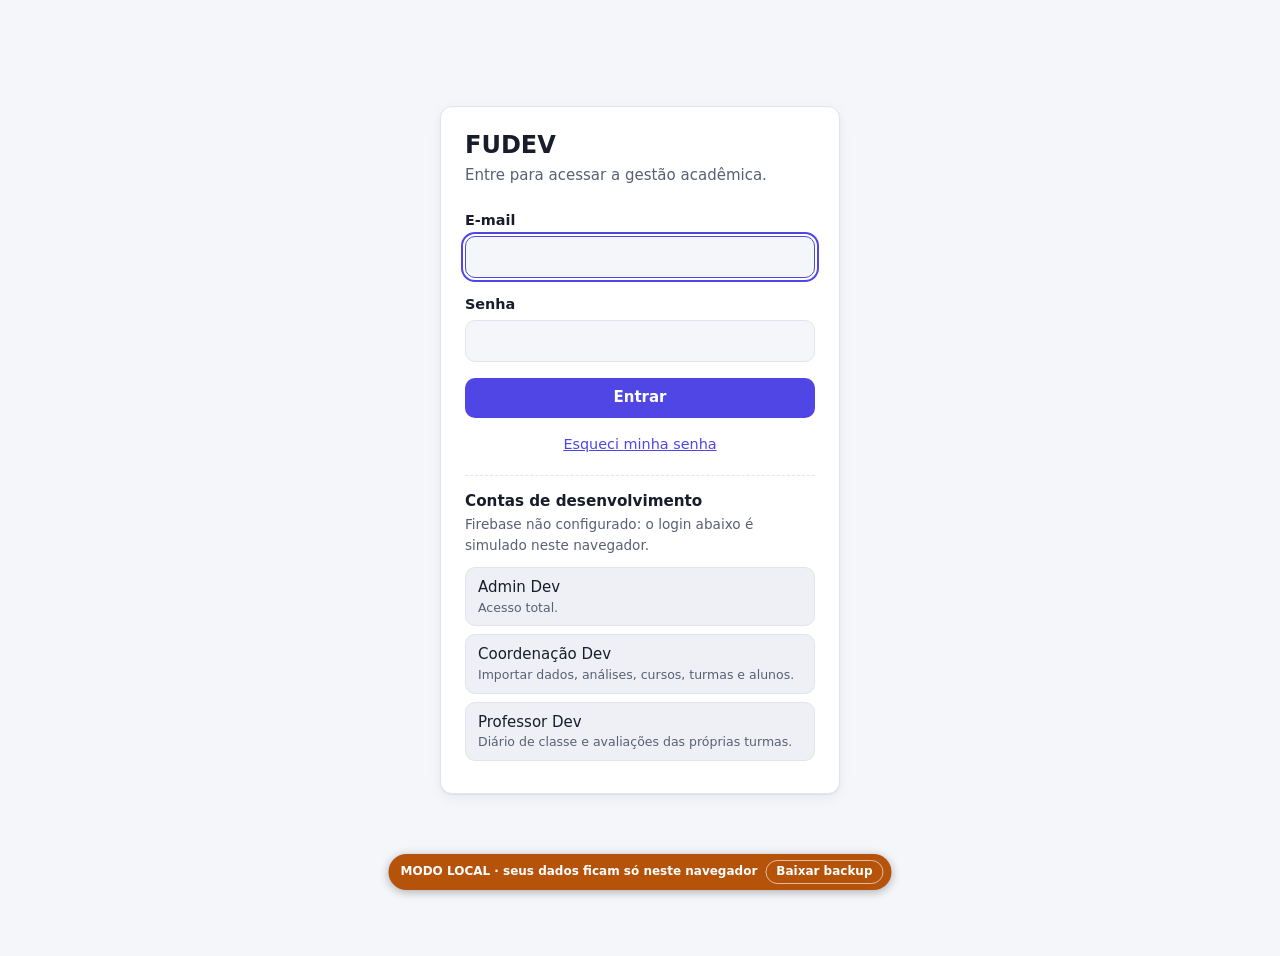
<file: index.html>
<!doctype html>
<html lang="pt-BR">
  <head>
    <meta charset="utf-8" />
    <meta name="viewport" content="width=device-width, initial-scale=1" />
    <title>Entrar · FUDEV</title>
    <link rel="stylesheet" href="css/tokens.css" />
    <link rel="stylesheet" href="css/base.css" />
    <link rel="stylesheet" href="css/components.css" />
  </head>
  <body>
    <main class="login">
      <section class="cartao login__caixa">
        <h1 class="login__titulo">FUDEV</h1>
        <p class="login__sub">Entre para acessar a gestão acadêmica.</p>

        <p class="aviso" id="mensagem" role="alert" hidden></p>

        <form id="form-login" novalidate>
          <div class="campo">
            <label for="email">E-mail</label>
            <input id="email" name="email" type="email" autocomplete="username" required autofocus />
          </div>
          <div class="campo">
            <label for="senha">Senha</label>
            <input id="senha" name="senha" type="password" autocomplete="current-password" required />
          </div>
          <button class="botao botao--bloco" id="btn-entrar" type="submit">Entrar</button>
        </form>

        <p class="login__rodape">
          <button class="link-botao" id="btn-esqueci" type="button">Esqueci minha senha</button>
        </p>
      </section>
    </main>

    <script type="module" src="js/pages/login.js"></script>
  </body>
</html>
</file>
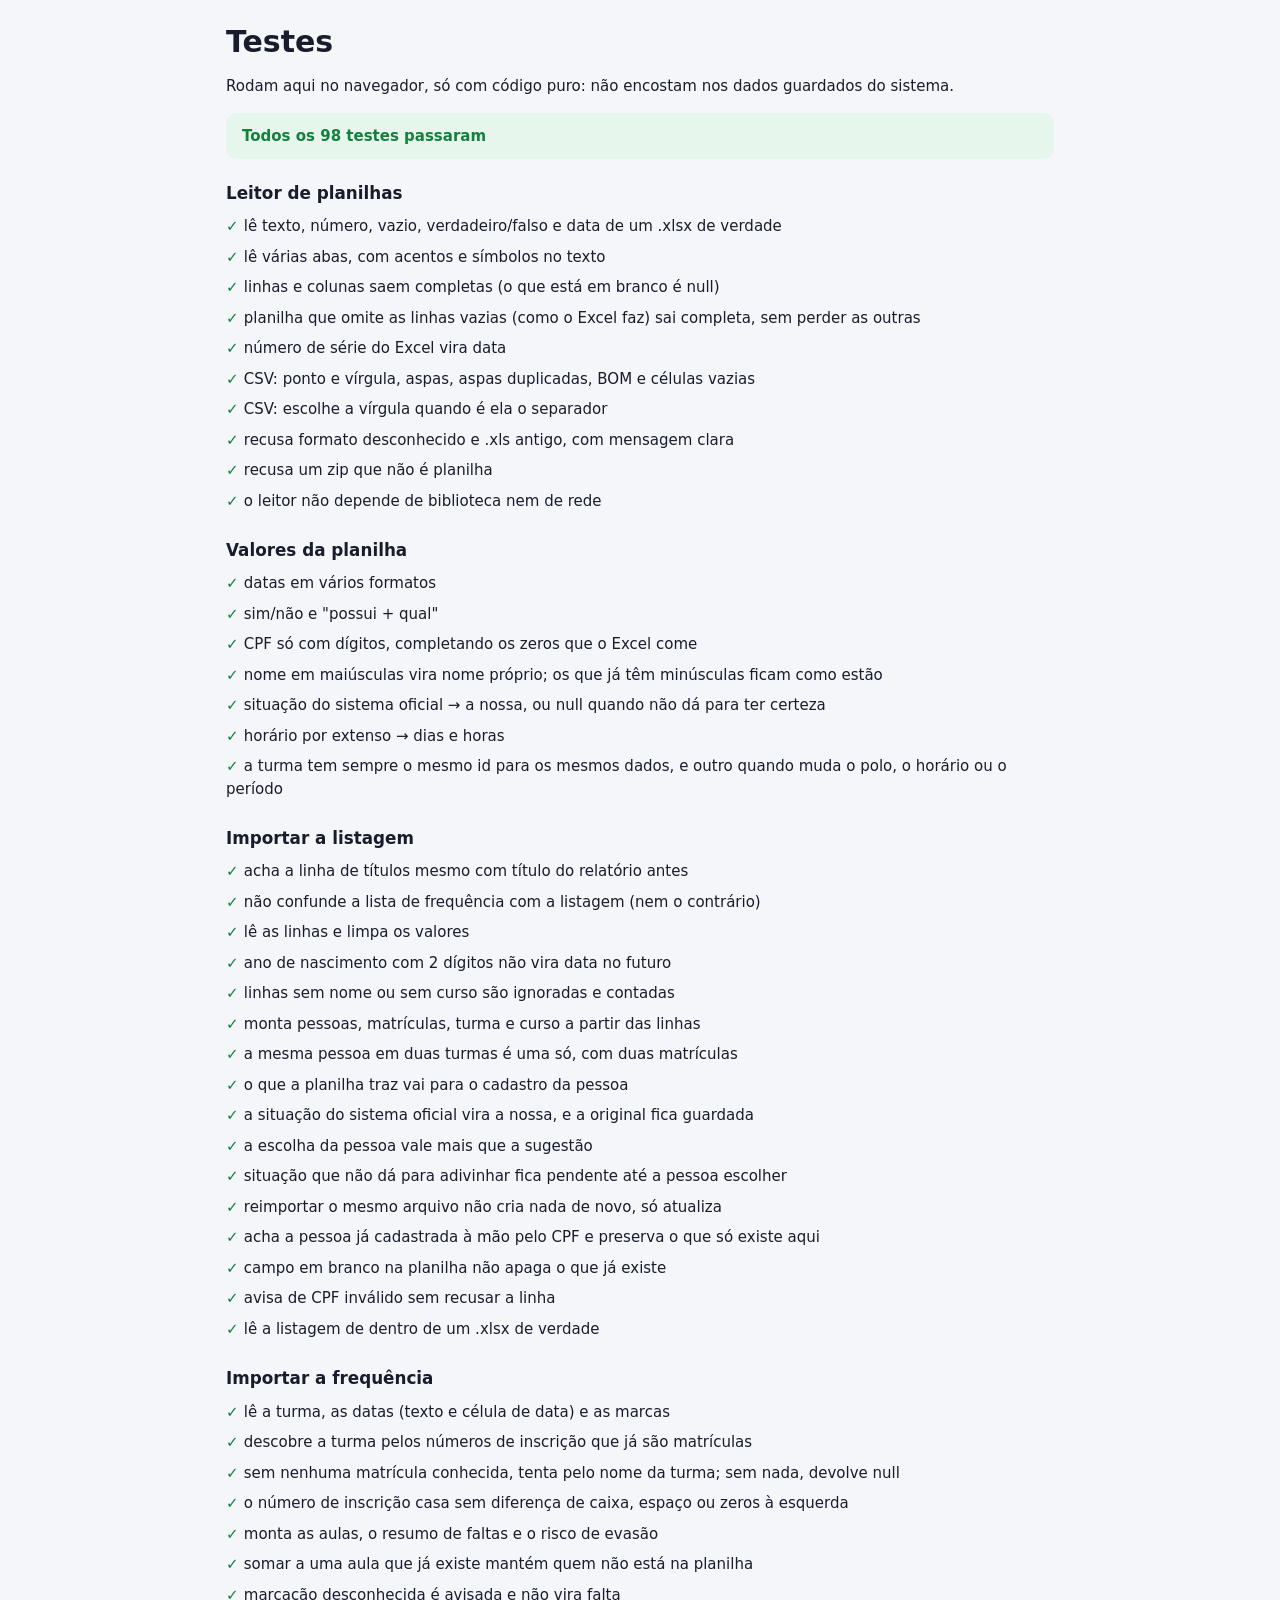
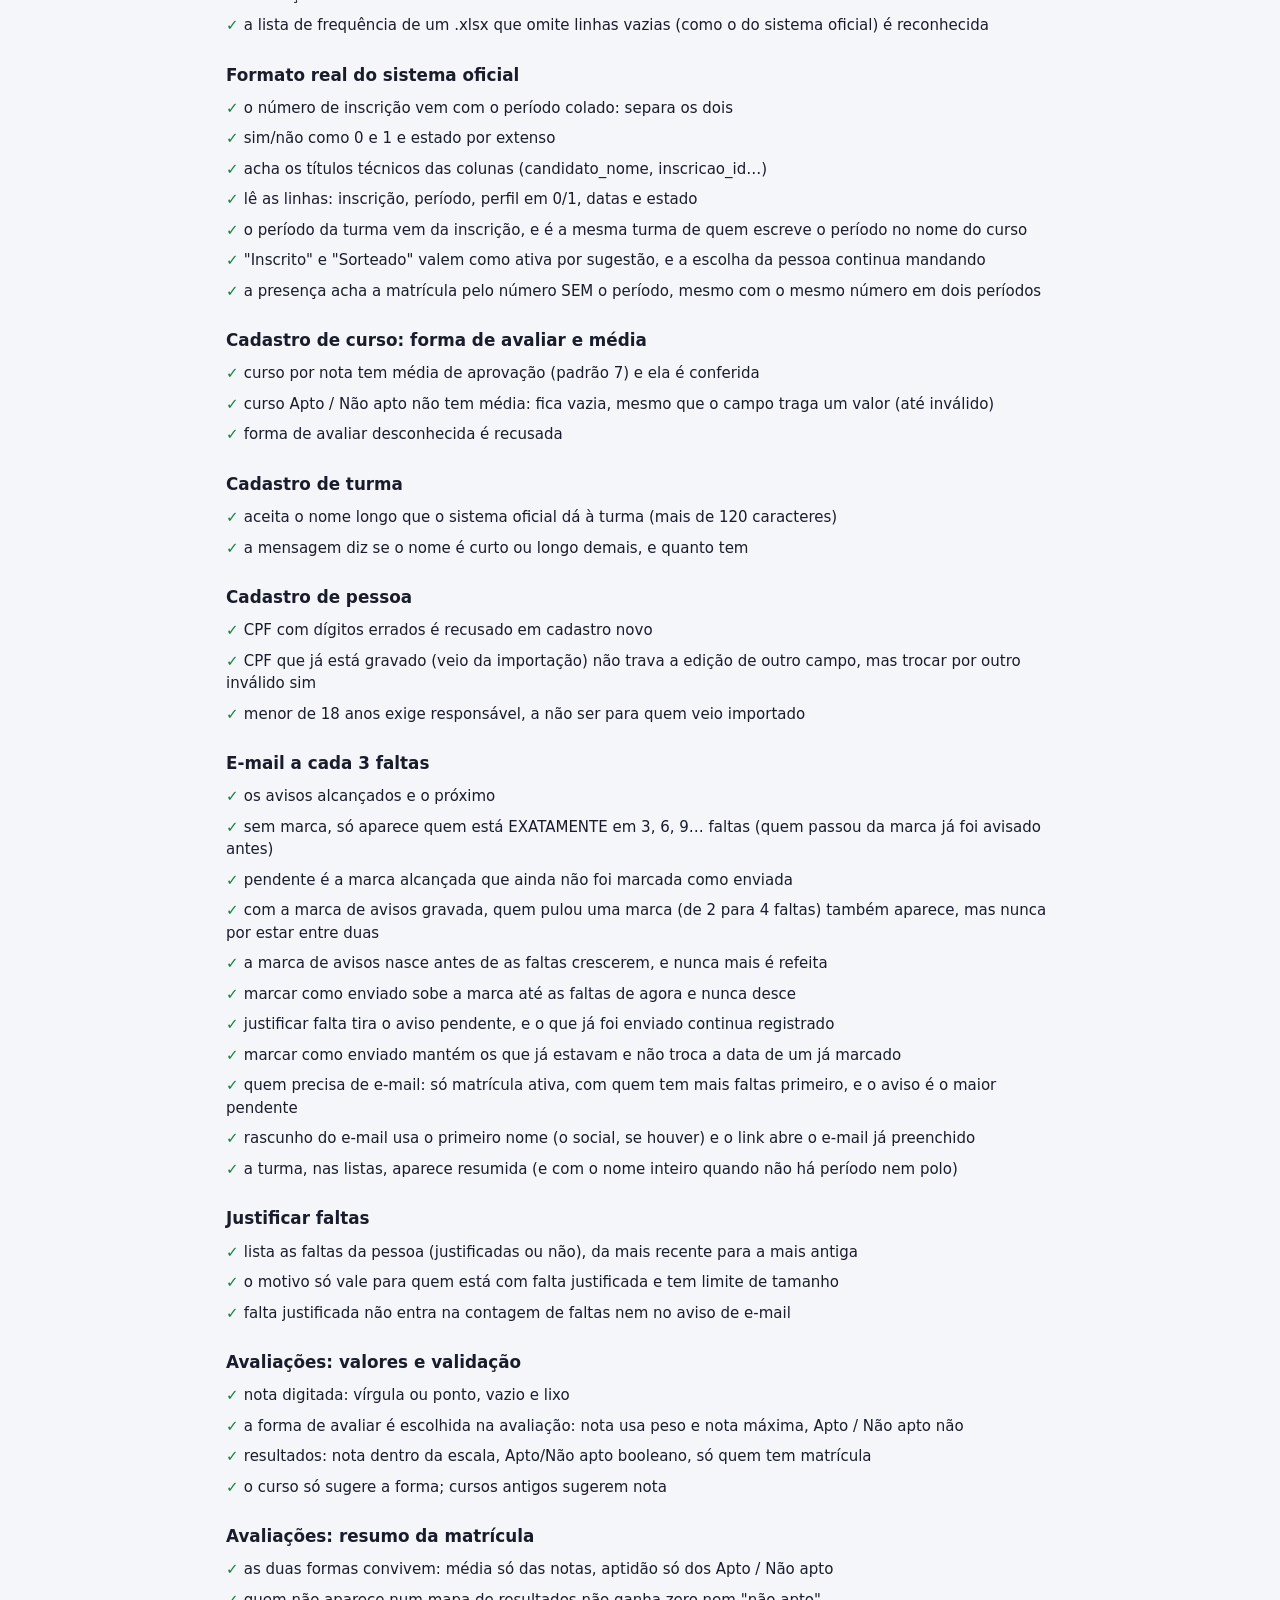
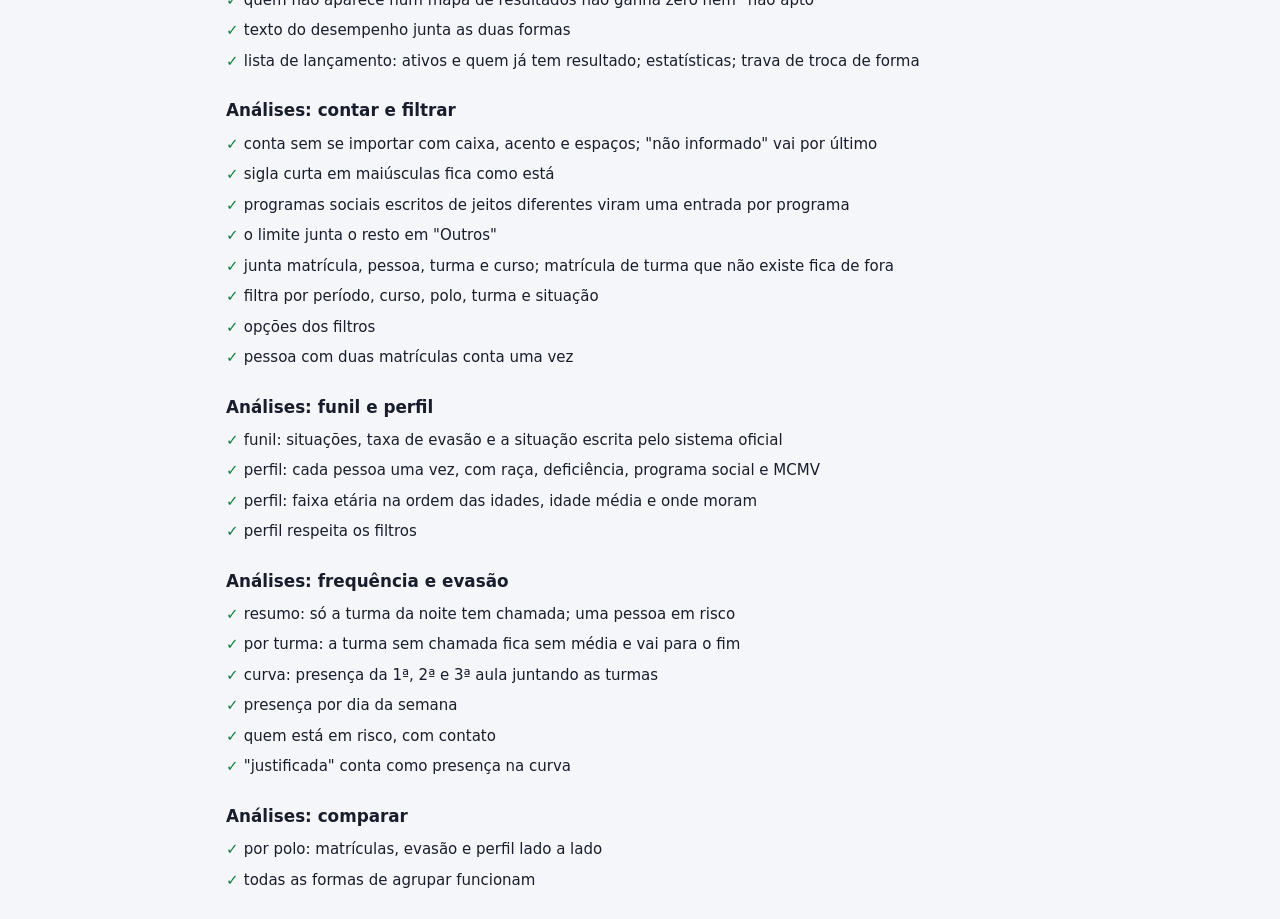
<file: testes/index.html>
<!doctype html>
<html lang="pt-BR">
  <head>
    <meta charset="utf-8" />
    <meta name="viewport" content="width=device-width, initial-scale=1" />
    <title>Testes · FUDEV</title>
    <link rel="stylesheet" href="../css/tokens.css" />
    <link rel="stylesheet" href="../css/base.css" />
    <style>
      main { max-width: 860px; margin: 0 auto; padding: var(--espaco-5) var(--espaco-4); }
      h1 { margin-bottom: var(--espaco-1); }
      .resumo { margin: var(--espaco-3) 0 var(--espaco-5); padding: var(--espaco-3) var(--espaco-4); border-radius: var(--raio); font-weight: 700; }
      .resumo--ok { background: var(--cor-sucesso-fundo); color: var(--cor-sucesso); }
      .resumo--falha { background: var(--cor-erro-fundo); color: var(--cor-erro); }
      h2 { margin: var(--espaco-5) 0 var(--espaco-2); font-size: 1.05rem; }
      ul { margin: 0; padding: 0; list-style: none; }
      li { padding: var(--espaco-1) 0; }
      .ok::before { content: '✓ '; color: var(--cor-sucesso); font-weight: 700; }
      .falha::before { content: '✗ '; color: var(--cor-erro); font-weight: 700; }
      .erro { display: block; margin: 2px 0 var(--espaco-2) var(--espaco-4); color: var(--cor-erro); font-size: 0.9rem; overflow-wrap: anywhere; }
    </style>
  </head>
  <body>
    <main>
      <h1>Testes</h1>
      <p>Rodam aqui no navegador, só com código puro: não encostam nos dados guardados do sistema.</p>
      <p class="resumo" id="resumo">Rodando…</p>
      <div id="resultado"></div>
    </main>

    <script type="module">
      import { rodarTodos } from './lib.js';
      import './planilha.teste.js';
      import './importacao.teste.js';
      import './cadastros.teste.js';
      import './faltas.teste.js';
      import './avaliacoes.teste.js';
      import './analises.teste.js';

      const resultados = await rodarTodos();
      const falhas = resultados.filter((r) => !r.ok);
      const escapar = (t) => String(t).replace(/[&<>]/g, (c) => ({ '&': '&amp;', '<': '&lt;', '>': '&gt;' })[c]);

      const grupos = Map.groupBy(resultados, (r) => r.grupo);
      document.getElementById('resultado').innerHTML = [...grupos]
        .map(
          ([nome, itens]) =>
            `<h2>${escapar(nome)}</h2><ul>${itens
              .map((r) => `<li class="${r.ok ? 'ok' : 'falha'}">${escapar(r.nome)}${r.ok ? '' : `<span class="erro">${escapar(r.erro)}</span>`}</li>`)
              .join('')}</ul>`,
        )
        .join('');

      const resumo = document.getElementById('resumo');
      resumo.textContent = falhas.length ? `${falhas.length} de ${resultados.length} testes falharam` : `Todos os ${resultados.length} testes passaram`;
      resumo.className = `resumo ${falhas.length ? 'resumo--falha' : 'resumo--ok'}`;
      document.title = `${falhas.length ? '✗' : '✓'} Testes · FUDEV`;
      window.__testes = { total: resultados.length, falhas: falhas.map((f) => `${f.grupo} › ${f.nome}: ${f.erro}`) };
    </script>
  </body>
</html>
</file>
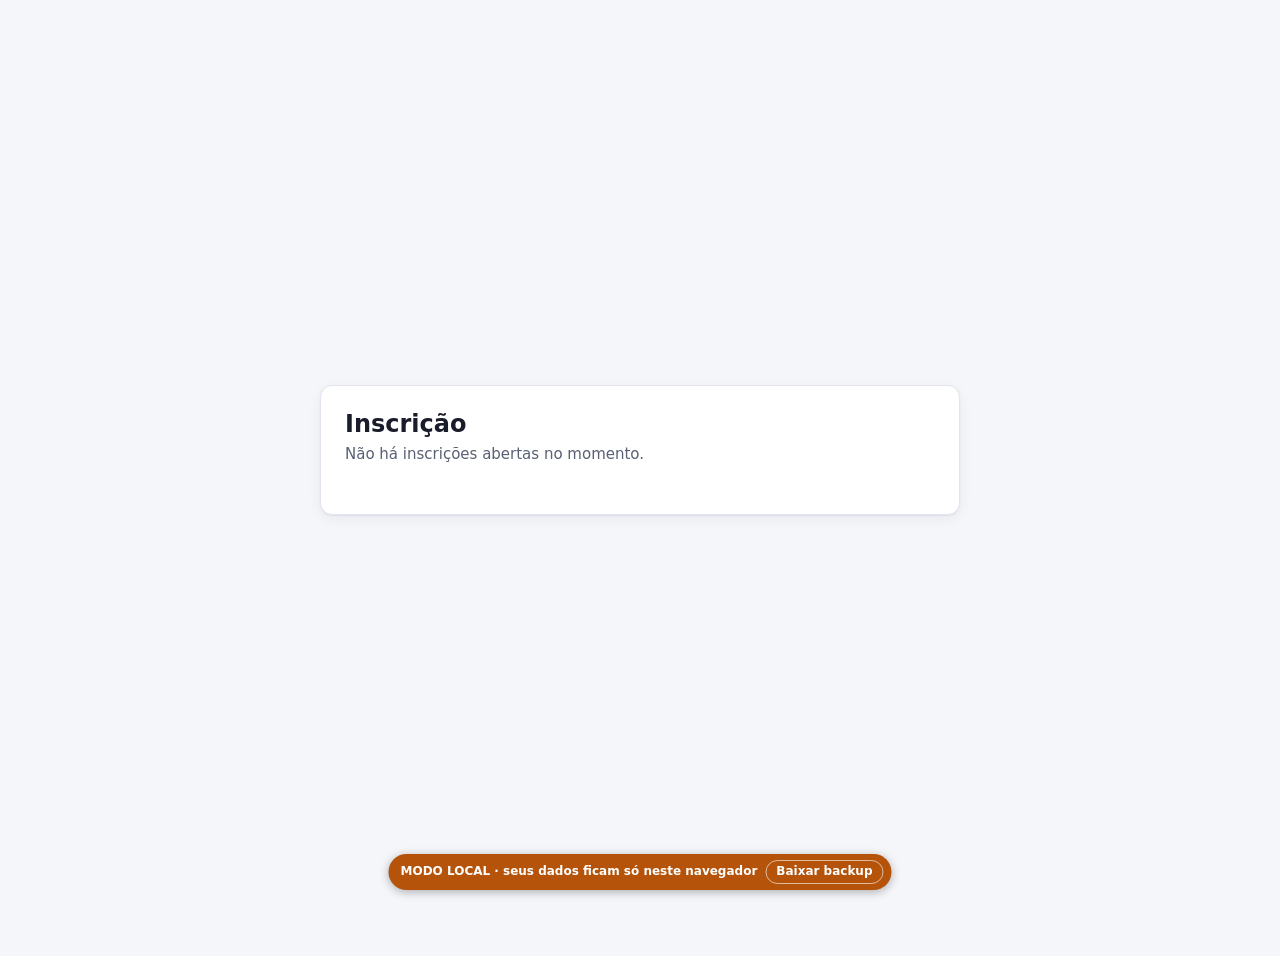
<file: inscricao.html>
<!doctype html>
<html lang="pt-BR">
  <head>
    <meta charset="utf-8" />
    <meta name="viewport" content="width=device-width, initial-scale=1" />
    <title>Inscrição · FUDEV</title>
    <link rel="stylesheet" href="css/tokens.css" />
    <link rel="stylesheet" href="css/base.css" />
    <link rel="stylesheet" href="css/components.css" />
  </head>
  <body>
    <!-- Página PÚBLICA (sem login): lista os editais com inscrições abertas e envia a inscrição.
         Use ?edital=ID para abrir já num edital (é o link que a tela de Editais oferece). -->
    <main class="login">
      <section class="cartao login__caixa publico__caixa">
        <h1 class="login__titulo">Inscrição</h1>
        <p class="login__sub" id="sub">Carregando…</p>

        <div id="mensagem-geral" hidden></div>

        <form id="form-inscricao" novalidate hidden>
          <div class="campo" id="campo-edital" hidden>
            <label for="in-edital">Edital</label>
            <select id="in-edital"></select>
          </div>

          <div class="edital-info" id="info-edital"></div>

          <div class="campo">
            <label for="in-turma">Turma</label>
            <select id="in-turma"></select>
          </div>
          <div class="campo">
            <label for="in-nome">Nome completo (como no documento)</label>
            <input id="in-nome" maxlength="120" autocomplete="name" />
          </div>
          <div class="campo">
            <label for="in-nome-social">Nome social (opcional)</label>
            <input id="in-nome-social" maxlength="120" autocomplete="nickname" aria-describedby="ajuda-nome-social" />
            <small class="campo__ajuda" id="ajuda-nome-social">É o nome que usaremos para te chamar. Se você deixar em branco, usamos o nome completo.</small>
          </div>
          <div class="campo">
            <label for="in-email">E-mail</label>
            <input id="in-email" type="email" maxlength="120" autocomplete="email" />
          </div>
          <div class="campo">
            <label for="in-telefone">Telefone ou WhatsApp (opcional)</label>
            <input id="in-telefone" type="tel" maxlength="30" autocomplete="tel" />
          </div>
          <div class="campo">
            <label for="in-genero">Gênero (opcional)</label>
            <select id="in-genero" aria-describedby="ajuda-genero"></select>
            <small class="campo__ajuda" id="ajuda-genero">Você pode escolher uma opção, escrever o seu gênero em "Outro" ou preferir não informar.</small>
          </div>
          <div class="campo" id="campo-genero-outro" hidden>
            <label for="in-genero-outro">Como você se identifica?</label>
            <input id="in-genero-outro" maxlength="60" autocomplete="off" />
          </div>
          <div class="campo">
            <label for="in-mensagem">Mensagem (opcional)</label>
            <textarea id="in-mensagem" maxlength="1000"></textarea>
          </div>

          <!-- armadilha para robôs: pessoas não veem nem preenchem -->
          <div class="armadilha" aria-hidden="true">
            <label>Deixe em branco <input id="in-site" tabindex="-1" autocomplete="off" /></label>
          </div>

          <p class="aviso" id="erro" role="alert" hidden></p>
          <button class="botao botao--bloco" id="btn-enviar" type="submit">Enviar inscrição</button>
          <p class="login__rodape">Seus dados serão usados apenas para o processo seletivo.</p>
        </form>

        <div id="sucesso" hidden></div>
      </section>
    </main>

    <script type="module" src="js/pages/inscricao.js"></script>
  </body>
</html>
</file>
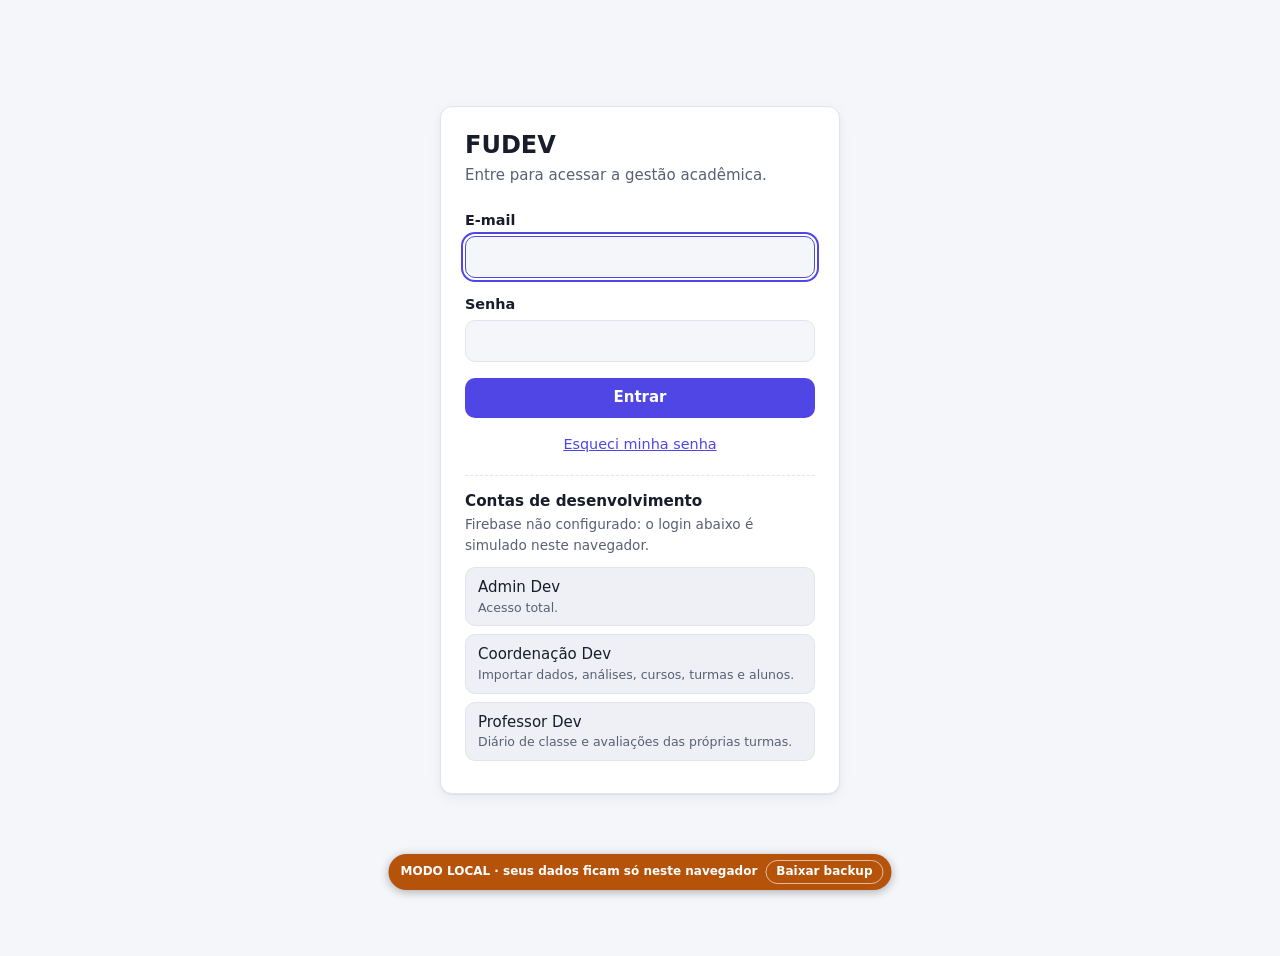
<file: pages/alunos.html>
<!doctype html>
<html lang="pt-BR">
  <head>
    <meta charset="utf-8" />
    <meta name="viewport" content="width=device-width, initial-scale=1" />
    <title>Alunos · FUDEV</title>
    <link rel="stylesheet" href="../css/tokens.css" />
    <link rel="stylesheet" href="../css/base.css" />
    <link rel="stylesheet" href="../css/components.css" />
    <noscript><style>body[data-auth] { visibility: visible; }</style></noscript>
  </head>
  <body data-auth="pending">
    <div class="app">
      <aside class="sidebar" id="sidebar"></aside>

      <main class="principal">
        <header class="topo topo--acao">
          <div>
            <h1>Alunos</h1>
            <p class="topo__sub">Cadastro, matrículas e documentos de cada aluno.</p>
          </div>
          <button class="botao" type="button" id="btn-novo">Novo aluno</button>
        </header>

        <div class="barra">
          <div class="campo">
            <label for="f-busca">Buscar</label>
            <input id="f-busca" type="search" placeholder="Nome, e-mail ou CPF" autocomplete="off" />
          </div>
          <div class="campo">
            <label for="f-status">Situação</label>
            <select id="f-status"></select>
          </div>
          <div class="campo">
            <label for="f-turma">Turma</label>
            <select id="f-turma"></select>
          </div>
        </div>

        <p class="item__meta" id="contagem" aria-live="polite"></p>
        <section class="lista" id="lista" aria-live="polite"></section>
      </main>
    </div>

    <!-- Ficha do aluno: cadastro + matrículas + documentos -->
    <dialog class="dialogo dialogo--largo" id="dlg-ficha" aria-labelledby="ficha-titulo">
      <h2 id="ficha-titulo">Novo aluno</h2>
      <p class="dialogo__sub" id="ficha-sub"></p>

      <form id="form-aluno" novalidate>
        <p class="aviso" id="aluno-erro" role="alert" hidden></p>

        <div class="grade-2">
          <div class="campo">
            <label for="al-nome">Nome completo (como no documento)</label>
            <input id="al-nome" maxlength="120" autocomplete="off" />
          </div>
          <div class="campo">
            <label for="al-nome-social">Nome social</label>
            <input id="al-nome-social" maxlength="120" autocomplete="off" aria-describedby="ajuda-al-social" />
            <small class="campo__ajuda" id="ajuda-al-social">Se houver, é o nome usado para chamar a pessoa no sistema.</small>
          </div>
          <div class="campo">
            <label for="al-email">E-mail</label>
            <input id="al-email" type="email" maxlength="120" autocomplete="off" />
          </div>
          <div class="campo">
            <label for="al-telefone">Telefone</label>
            <input id="al-telefone" type="tel" maxlength="30" autocomplete="off" />
          </div>
          <div class="campo">
            <label for="al-cpf">CPF</label>
            <input id="al-cpf" inputmode="numeric" maxlength="14" autocomplete="off" placeholder="000.000.000-00" />
          </div>
          <div class="campo">
            <label for="al-nascimento">Data de nascimento</label>
            <input id="al-nascimento" type="date" />
          </div>
          <div class="campo">
            <label for="al-genero">Gênero</label>
            <select id="al-genero"></select>
          </div>
          <div class="campo" id="campo-al-genero-outro" hidden>
            <label for="al-genero-outro">Como a pessoa se identifica?</label>
            <input id="al-genero-outro" maxlength="60" autocomplete="off" />
          </div>
        </div>

        <fieldset class="campo">
          <legend>Responsável</legend>
          <p class="campo__ajuda" id="al-aviso-menor" hidden>O aluno é menor de 18 anos: o nome do responsável é obrigatório.</p>
          <div class="grade-2">
            <div class="campo">
              <label for="al-resp-nome">Nome</label>
              <input id="al-resp-nome" maxlength="120" autocomplete="off" />
            </div>
            <div class="campo">
              <label for="al-resp-telefone">Telefone</label>
              <input id="al-resp-telefone" type="tel" maxlength="30" autocomplete="off" />
            </div>
            <div class="campo">
              <label for="al-resp-parentesco">Parentesco</label>
              <input id="al-resp-parentesco" maxlength="40" placeholder="Ex.: mãe" autocomplete="off" />
            </div>
          </div>
        </fieldset>

        <fieldset class="campo">
          <legend>Endereço</legend>
          <div class="grade-2">
            <div class="campo">
              <label for="al-cidade">Cidade</label>
              <input id="al-cidade" maxlength="80" autocomplete="off" />
            </div>
            <div class="campo">
              <label for="al-bairro">Bairro</label>
              <input id="al-bairro" maxlength="80" autocomplete="off" />
            </div>
          </div>
        </fieldset>

        <div class="campo">
          <label for="al-observacoes">Observações</label>
          <textarea id="al-observacoes" maxlength="1000"></textarea>
        </div>

        <button class="botao" type="submit" id="aluno-salvar">Salvar cadastro</button>
      </form>

      <section class="secao-ficha" id="ficha-oficial" hidden>
        <h3>Dados do sistema oficial</h3>
        <dl class="dados" id="dados-oficiais"></dl>
      </section>

      <section class="secao-ficha" id="ficha-matriculas" hidden>
        <h3>Matrículas</h3>
        <div class="sublista" id="lista-matriculas"></div>
        <div class="linha-add" id="linha-matricular">
          <select id="mat-turma" aria-label="Turma para matricular"></select>
          <button class="botao botao--fantasma" type="button" id="mat-adicionar">Matricular nesta turma</button>
        </div>
        <small class="campo__ajuda">Matrícula direta, sem edital: só aparecem turmas que aceitam matrícula, com vaga livre e onde o aluno ainda não está.</small>
      </section>

      <section class="secao-ficha" id="ficha-documentos" hidden>
        <h3>Documentos</h3>
        <ul class="sublista" id="lista-docs"></ul>
        <p class="aviso" id="doc-erro" role="alert" hidden></p>
        <div class="linha-add">
          <input id="doc-arquivo" type="file" accept=".pdf,image/*" aria-label="Arquivo do documento" />
          <button class="botao botao--fantasma" type="button" id="doc-enviar">Enviar documento</button>
        </div>
      </section>

      <div class="dialogo__acoes">
        <button class="botao botao--fantasma" type="button" data-fechar>Fechar</button>
      </div>
    </dialog>

    <!-- Mudança de situação da matrícula (com motivo opcional) -->
    <dialog class="dialogo" id="dlg-situacao" aria-labelledby="situacao-titulo">
      <form id="form-situacao" novalidate>
        <h2 id="situacao-titulo"></h2>
        <p class="dialogo__sub" id="situacao-resumo"></p>
        <p class="aviso" id="situacao-erro" role="alert" hidden></p>
        <div class="campo">
          <label for="situacao-motivo">Motivo (opcional)</label>
          <textarea id="situacao-motivo" maxlength="300"></textarea>
        </div>
        <div class="dialogo__acoes">
          <button class="botao botao--fantasma" type="button" data-fechar>Voltar</button>
          <button class="botao botao--perigo" type="submit" id="situacao-confirmar"></button>
        </div>
      </form>
    </dialog>

    <script type="module" src="../js/pages/alunos.js"></script>
  </body>
</html>
</file>
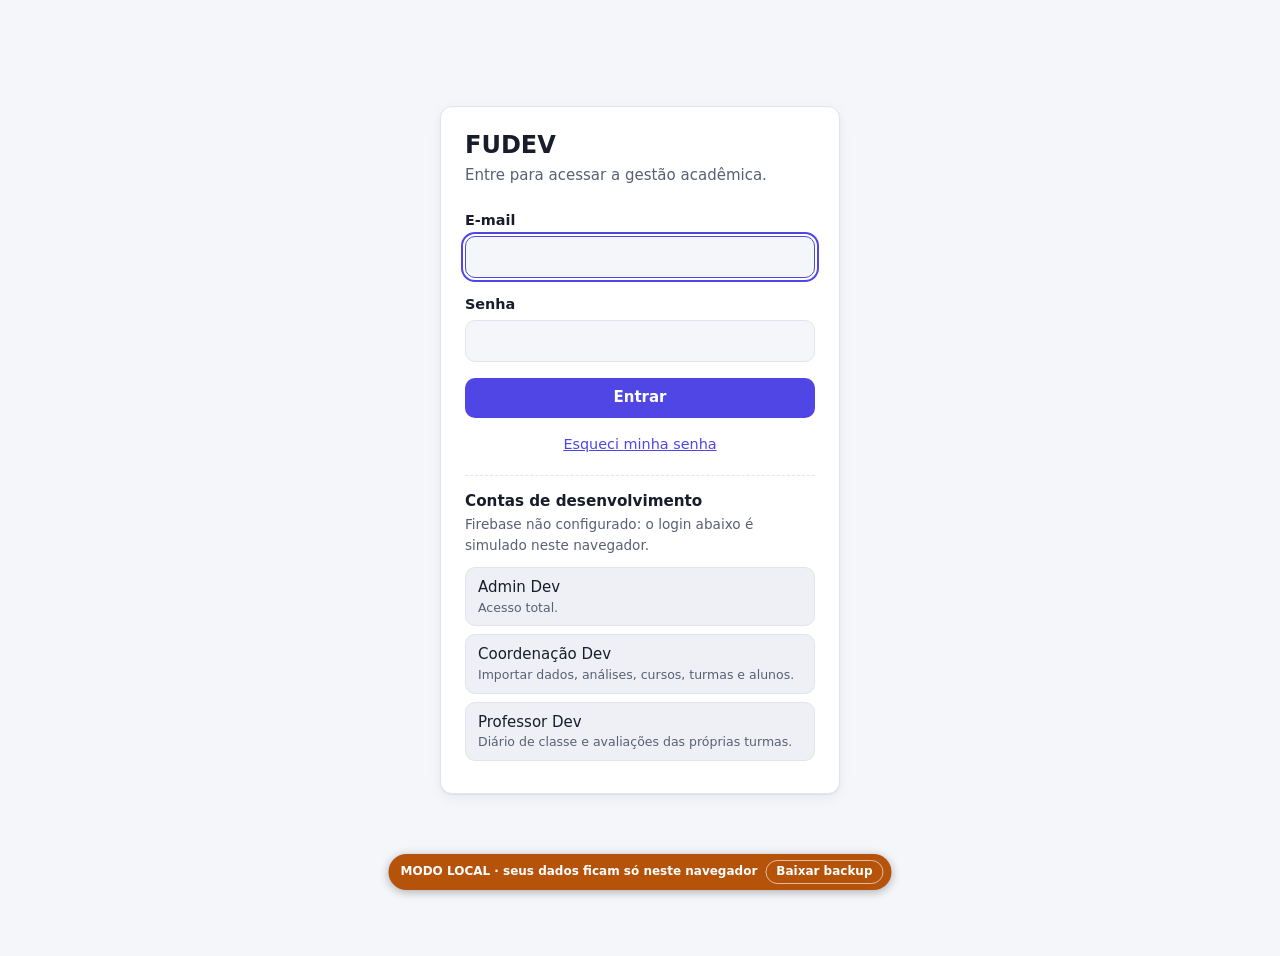
<file: pages/analises.html>
<!doctype html>
<html lang="pt-BR">
  <head>
    <meta charset="utf-8" />
    <meta name="viewport" content="width=device-width, initial-scale=1" />
    <title>Análises · FUDEV</title>
    <link rel="stylesheet" href="../css/tokens.css" />
    <link rel="stylesheet" href="../css/base.css" />
    <link rel="stylesheet" href="../css/components.css" />
    <noscript><style>body[data-auth] { visibility: visible; }</style></noscript>
  </head>
  <body data-auth="pending">
    <div class="app">
      <aside class="sidebar" id="sidebar"></aside>

      <main class="principal">
        <header class="topo">
          <h1>Análises</h1>
          <p class="topo__sub">Números sobre inscrições, perfil, frequência e evasão. Tudo muda conforme os filtros.</p>
        </header>

        <form class="barra" id="filtros" aria-label="Filtros">
          <div class="campo">
            <label for="f-periodo">Período</label>
            <select id="f-periodo"></select>
          </div>
          <div class="campo">
            <label for="f-curso">Curso</label>
            <select id="f-curso"></select>
          </div>
          <div class="campo">
            <label for="f-polo">Polo</label>
            <select id="f-polo"></select>
          </div>
          <div class="campo">
            <label for="f-turma">Turma</label>
            <select id="f-turma"></select>
          </div>
          <div class="campo">
            <label for="f-situacao">Situação da matrícula</label>
            <select id="f-situacao"></select>
          </div>
        </form>
        <p class="item__meta filtros-resumo" id="filtros-resumo" aria-live="polite"></p>

        <div class="abas" role="tablist" aria-label="Análises" id="abas">
          <button class="aba" type="button" role="tab" data-aba="funil" aria-selected="true">Funil</button>
          <button class="aba" type="button" role="tab" data-aba="perfil" aria-selected="false">Perfil</button>
          <button class="aba" type="button" role="tab" data-aba="frequencia" aria-selected="false">Frequência e evasão</button>
          <button class="aba" type="button" role="tab" data-aba="comparar" aria-selected="false">Comparar</button>
        </div>

        <p class="aviso" id="erro" role="alert" hidden></p>
        <section id="conteudo" role="tabpanel" aria-live="polite"></section>
      </main>
    </div>

    <script type="module" src="../js/pages/analises.js"></script>
  </body>
</html>
</file>
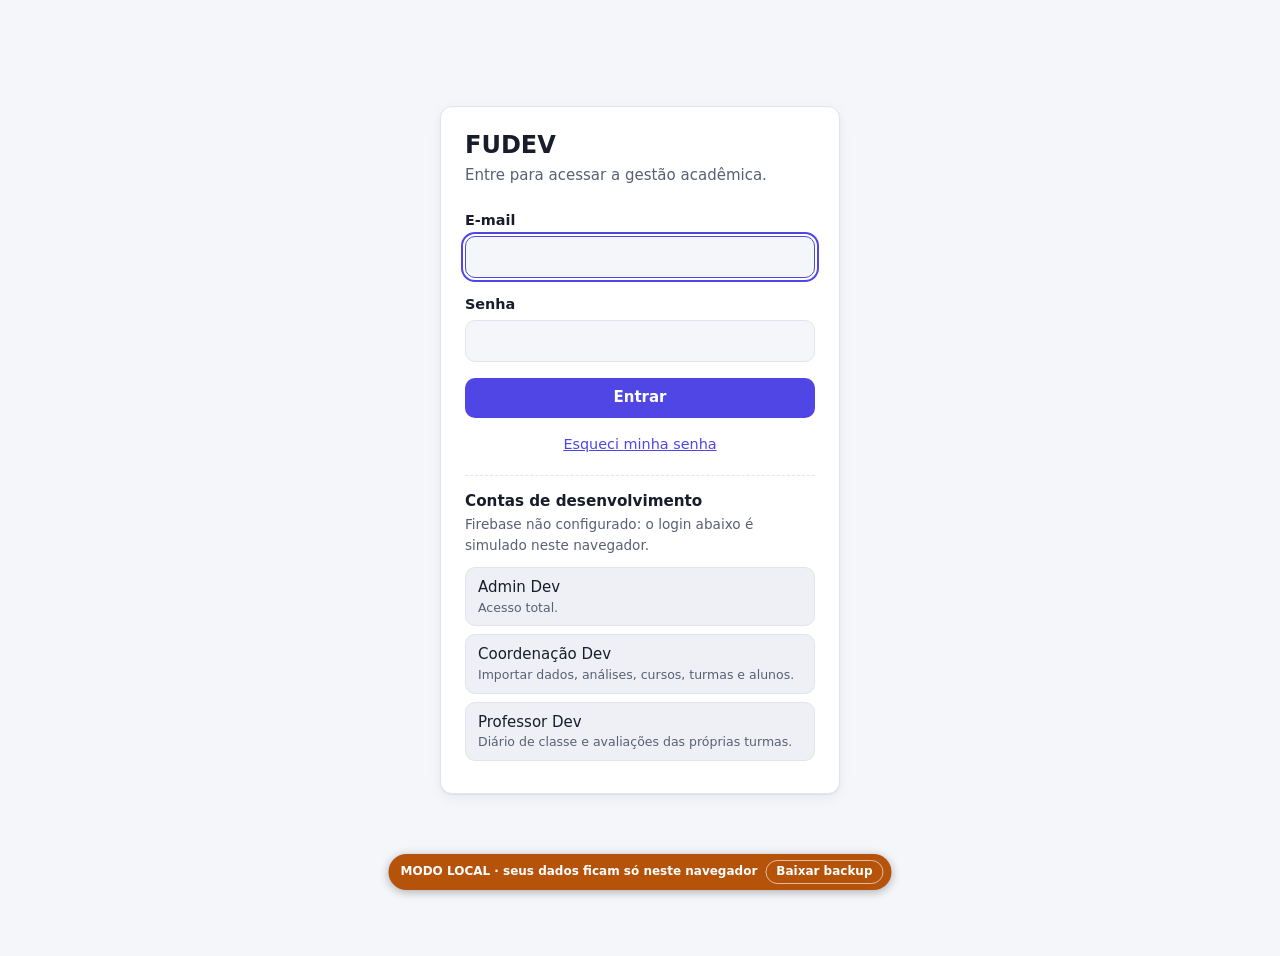
<file: pages/avaliacoes.html>
<!doctype html>
<html lang="pt-BR">
  <head>
    <meta charset="utf-8" />
    <meta name="viewport" content="width=device-width, initial-scale=1" />
    <title>Avaliações · FUDEV</title>
    <link rel="stylesheet" href="../css/tokens.css" />
    <link rel="stylesheet" href="../css/base.css" />
    <link rel="stylesheet" href="../css/components.css" />
    <noscript><style>body[data-auth] { visibility: visible; }</style></noscript>
  </head>
  <body data-auth="pending">
    <div class="app">
      <aside class="sidebar" id="sidebar"></aside>

      <main class="principal">
        <header class="topo topo--acao">
          <div>
            <h1>Avaliações</h1>
            <p class="topo__sub">Crie as avaliações da turma, escolha se cada uma vale nota ou Apto / Não apto e lance os resultados.</p>
          </div>
          <button class="botao" type="button" id="btn-nova" disabled>Nova avaliação</button>
        </header>

        <div class="barra">
          <div class="campo">
            <label for="a-turma">Turma</label>
            <select id="a-turma"></select>
          </div>
        </div>

        <p class="aviso" id="a-aviso" role="alert" hidden></p>
        <p class="aviso aviso--info" id="a-modo" hidden></p>

        <section class="lista" id="avaliacoes" aria-live="polite"></section>

        <section class="cartao" id="lancamento" hidden>
          <header class="chamada__topo">
            <div>
              <h2 id="lanc-titulo"></h2>
              <p class="item__meta" id="lanc-sub"></p>
            </div>
            <div class="item__acoes">
              <button class="botao botao--fantasma" type="button" id="btn-todos-aptos">Marcar todos Apto</button>
              <button class="botao botao--fantasma" type="button" id="btn-limpar">Limpar resultados</button>
            </div>
          </header>

          <p class="item__meta" id="lanc-totais"></p>
          <ul class="chamada" id="lanc-lista"></ul>

          <p class="aviso" id="lanc-erro" role="alert" hidden></p>
          <div class="item__acoes">
            <button class="botao" type="button" id="btn-salvar">Salvar resultados</button>
            <button class="botao botao--fantasma" type="button" id="btn-fechar">Fechar</button>
          </div>
        </section>
      </main>
    </div>

    <dialog class="dialogo dialogo--largo" id="dlg-avaliacao" aria-labelledby="av-titulo-dlg">
      <form id="form-avaliacao" novalidate>
        <h2 id="av-titulo-dlg">Nova avaliação</h2>
        <p class="dialogo__sub" id="av-modo-info"></p>

        <p class="aviso" id="av-erro" role="alert" hidden></p>

        <div class="campo">
          <label for="av-titulo">Título</label>
          <input id="av-titulo" maxlength="120" placeholder="Ex.: Prova 1 — HTML e CSS" autocomplete="off" />
        </div>

        <fieldset class="campo">
          <legend>Forma de avaliar</legend>
          <div class="opcoes opcoes--linha" id="av-modos"></div>
          <span class="campo__ajuda" id="av-modo-ajuda"></span>
        </fieldset>

        <div class="grade-2">
          <div class="campo">
            <label for="av-tipo">Tipo</label>
            <select id="av-tipo"></select>
          </div>
          <div class="campo">
            <label for="av-data">Data (opcional)</label>
            <input id="av-data" type="date" />
          </div>
        </div>

        <div class="grade-2" id="av-campos-nota">
          <div class="campo">
            <label for="av-peso">Peso</label>
            <input id="av-peso" type="number" min="0.1" max="100" step="0.1" />
            <span class="campo__ajuda">Quanto esta avaliação conta na média.</span>
          </div>
          <div class="campo">
            <label for="av-max">Nota máxima</label>
            <input id="av-max" type="number" min="1" max="100" step="0.5" />
            <span class="campo__ajuda">Normalmente 10. Na média, as notas são convertidas para a escala de 0 a 10.</span>
          </div>
        </div>

        <div class="dialogo__acoes">
          <button class="botao botao--fantasma" type="button" data-fechar>Cancelar</button>
          <button class="botao" type="submit" id="av-salvar">Salvar</button>
        </div>
      </form>
    </dialog>

    <script type="module" src="../js/pages/avaliacoes.js"></script>
  </body>
</html>
</file>
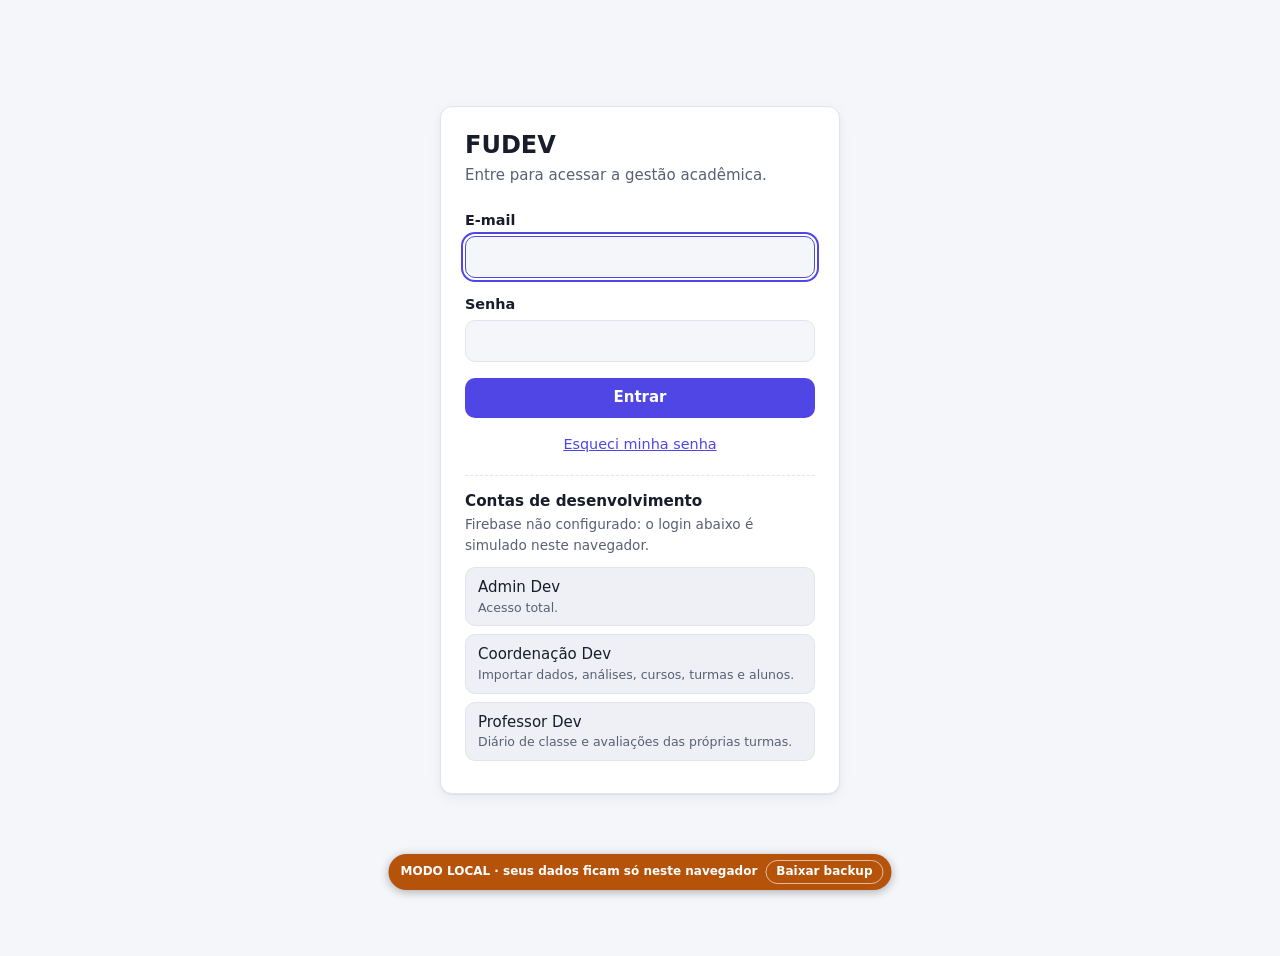
<file: pages/cursos.html>
<!doctype html>
<html lang="pt-BR">
  <head>
    <meta charset="utf-8" />
    <meta name="viewport" content="width=device-width, initial-scale=1" />
    <title>Cursos · FUDEV</title>
    <link rel="stylesheet" href="../css/tokens.css" />
    <link rel="stylesheet" href="../css/base.css" />
    <link rel="stylesheet" href="../css/components.css" />
    <noscript><style>body[data-auth] { visibility: visible; }</style></noscript>
  </head>
  <body data-auth="pending">
    <div class="app">
      <aside class="sidebar" id="sidebar"></aside>

      <main class="principal">
        <header class="topo topo--acao">
          <div>
            <h1>Cursos</h1>
            <p class="topo__sub">O catálogo da instituição. Cada curso pode ter várias turmas.</p>
          </div>
          <button class="botao" type="button" id="btn-novo">Novo curso</button>
        </header>

        <section class="lista" id="lista" aria-live="polite"></section>
      </main>
    </div>

    <dialog class="dialogo" id="dlg-curso" aria-labelledby="curso-titulo-dlg">
      <form id="form-curso" novalidate>
        <h2 id="curso-titulo-dlg">Novo curso</h2>
        <p class="dialogo__sub" id="curso-aviso-turmas" hidden></p>

        <p class="aviso" id="curso-erro" role="alert" hidden></p>

        <div class="campo">
          <label for="cu-nome">Nome</label>
          <input id="cu-nome" maxlength="120" placeholder="Ex.: Desenvolvimento Web" autocomplete="off" />
        </div>

        <div class="campo">
          <label for="cu-descricao">Descrição (opcional)</label>
          <textarea id="cu-descricao" maxlength="1000"></textarea>
        </div>

        <div class="grade-2">
          <div class="campo">
            <label for="cu-carga">Carga horária (horas)</label>
            <input id="cu-carga" type="number" min="0" step="1" />
          </div>
          <div class="campo">
            <label for="cu-frequencia">Frequência mínima (%)</label>
            <input id="cu-frequencia" type="number" min="0" max="100" step="1" />
          </div>
        </div>

        <div class="campo">
          <label for="cu-modo">Forma de avaliar</label>
          <select id="cu-modo"></select>
          <span class="campo__ajuda" id="cu-modo-ajuda"></span>
        </div>

        <div class="campo" id="cu-media-campo">
          <label for="cu-media">Média para aprovação (0 a 10)</label>
          <input id="cu-media" type="number" min="0" max="10" step="0.1" />
        </div>

        <label class="check"><input id="cu-ativo" type="checkbox" /> Curso ativo (aparece ao criar turmas)</label>

        <div class="dialogo__acoes">
          <button class="botao botao--fantasma" type="button" data-fechar>Cancelar</button>
          <button class="botao" type="submit" id="curso-salvar">Salvar</button>
        </div>
      </form>
    </dialog>

    <script type="module" src="../js/pages/cursos.js"></script>
  </body>
</html>
</file>
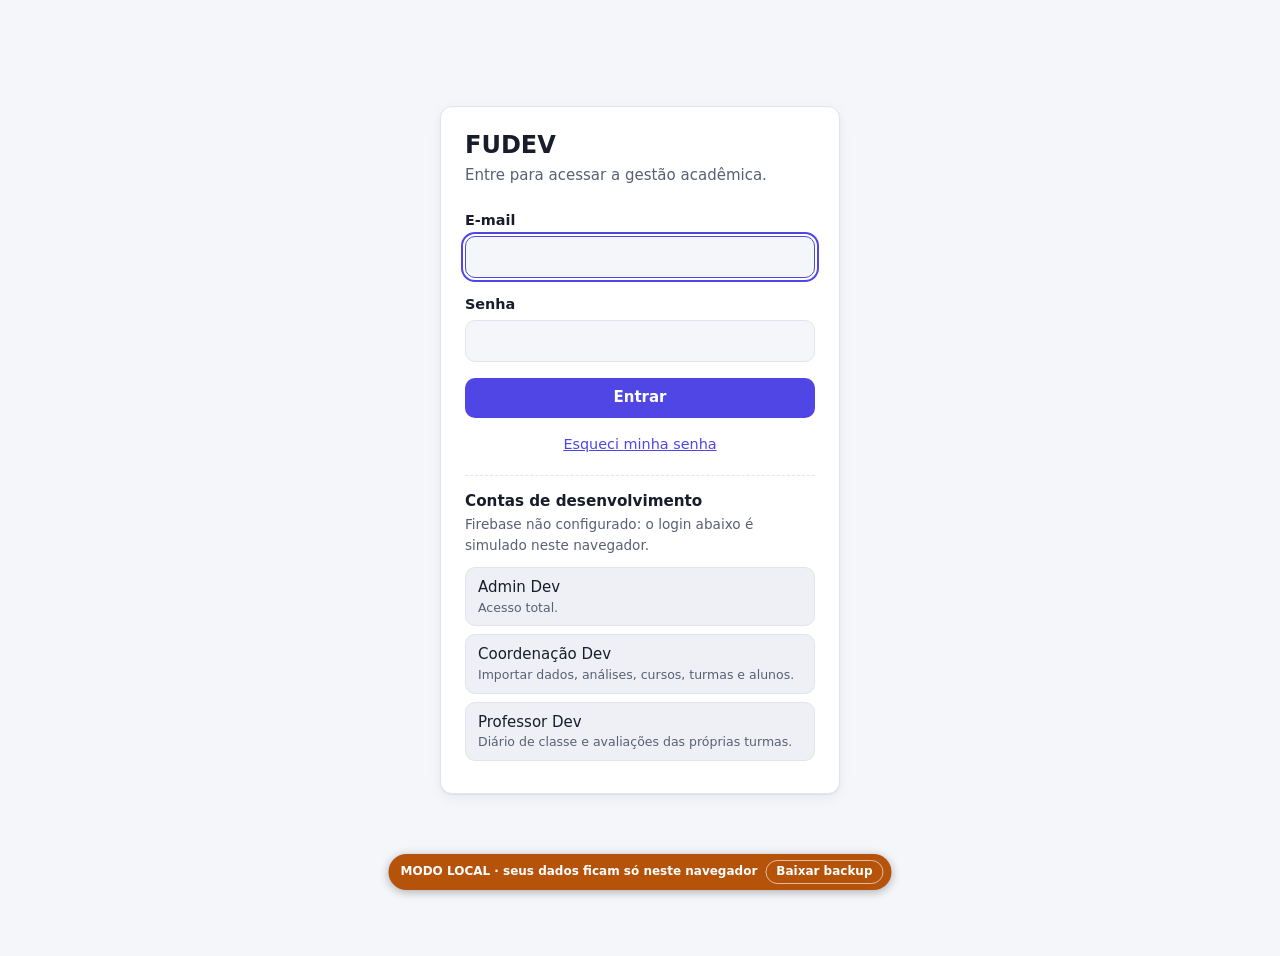
<file: pages/dashboard.html>
<!doctype html>
<html lang="pt-BR">
  <head>
    <meta charset="utf-8" />
    <meta name="viewport" content="width=device-width, initial-scale=1" />
    <title>Painel · FUDEV</title>
    <link rel="stylesheet" href="../css/tokens.css" />
    <link rel="stylesheet" href="../css/base.css" />
    <link rel="stylesheet" href="../css/components.css" />
    <noscript><style>body[data-auth] { visibility: visible; }</style></noscript>
  </head>
  <!-- data-auth="pending" esconde a página até exigirLogin() liberar -->
  <body data-auth="pending">
    <div class="app">
      <aside class="sidebar" id="sidebar"></aside>

      <main class="principal">
        <header class="topo">
          <h1>Painel</h1>
          <p class="topo__sub" id="saudacao"></p>
        </header>

        <section class="cartao atalho" id="atalho-professor" hidden>
          <p><strong>Suas turmas estão no Diário de classe.</strong> Registre a chamada e o conteúdo de cada aula por lá.</p>
          <a class="botao" href="diario.html">Ir para o Diário de classe</a>
        </section>

        <section class="cartao atalho" id="primeiros-passos" hidden>
          <div>
            <p><strong id="pp-titulo"></strong></p>
            <p class="item__meta" id="pp-texto"></p>
          </div>
          <a class="botao" href="importar.html">Subir as planilhas</a>
        </section>

        <section class="metricas" id="metricas" aria-label="Resumo" aria-live="polite"></section>
      </main>
    </div>

    <script type="module" src="../js/pages/dashboard.js"></script>
  </body>
</html>
</file>
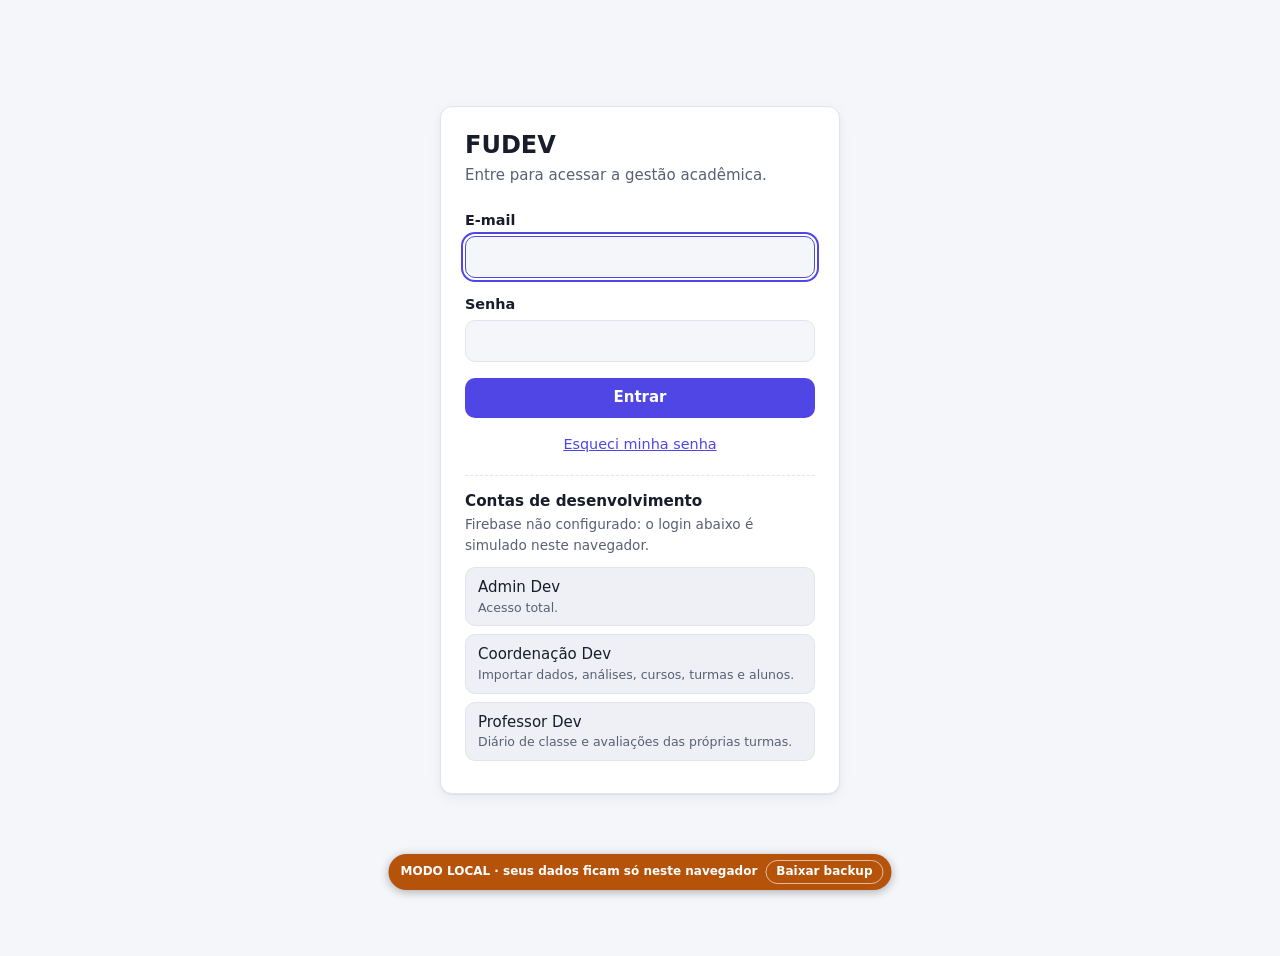
<file: pages/diario.html>
<!doctype html>
<html lang="pt-BR">
  <head>
    <meta charset="utf-8" />
    <meta name="viewport" content="width=device-width, initial-scale=1" />
    <title>Diário de classe · FUDEV</title>
    <link rel="stylesheet" href="../css/tokens.css" />
    <link rel="stylesheet" href="../css/base.css" />
    <link rel="stylesheet" href="../css/components.css" />
    <noscript><style>body[data-auth] { visibility: visible; }</style></noscript>
  </head>
  <body data-auth="pending">
    <div class="app">
      <aside class="sidebar" id="sidebar"></aside>

      <main class="principal">
        <header class="topo">
          <h1>Diário de classe</h1>
          <p class="topo__sub" id="sub">Registre a chamada e o conteúdo de cada aula.</p>
        </header>

        <section class="cartao bloco" id="avisos-faltas" aria-live="polite" hidden>
          <div class="bloco__topo">
            <div>
              <h2 id="avisos-titulo">E-mails de falta</h2>
              <p class="item__meta">
                A cada <strong>3 faltas</strong> (3, 6, 9…) a pessoa deve receber um e-mail. Falta justificada não conta. O sistema não envia:
                escreva o e-mail, envie e marque como enviado, para ele sair desta lista.
              </p>
            </div>
            <button class="botao botao--fantasma" type="button" id="btn-avisos-lote" hidden>Já enviei todos até agora</button>
          </div>
          <div class="tabela-rolagem" id="avisos-tabela"></div>
        </section>

        <div class="barra">
          <div class="campo">
            <label for="d-turma">Turma</label>
            <select id="d-turma"></select>
          </div>
          <div class="campo">
            <label for="d-data">Data da aula</label>
            <div class="linha-add">
              <input id="d-data" type="date" />
              <button class="botao botao--fantasma" type="button" id="btn-hoje">Hoje</button>
            </div>
          </div>
        </div>

        <p class="aviso aviso--info" id="d-aviso" hidden></p>

        <section class="cartao" id="chamada" hidden>
          <header class="chamada__topo">
            <div>
              <h2 id="chamada-titulo"></h2>
              <p class="item__meta" id="chamada-estado"></p>
            </div>
            <div class="item__acoes">
              <button class="botao botao--fantasma" type="button" id="btn-todos-presentes">Marcar todos presentes</button>
              <button class="botao botao--fantasma" type="button" id="btn-limpar">Limpar marcações</button>
            </div>
          </header>

          <p class="item__meta">
            <strong>P</strong> presente · <strong>F</strong> falta · <strong>J</strong> falta justificada
            <span id="chamada-totais"></span>
          </p>
          <ul class="chamada" id="chamada-lista"></ul>

          <div class="campo">
            <label for="d-conteudo">Conteúdo da aula</label>
            <textarea id="d-conteudo" maxlength="1000" placeholder="O que foi trabalhado nesta aula"></textarea>
          </div>

          <p class="aviso" id="d-erro" role="alert" hidden></p>
          <div class="item__acoes">
            <button class="botao" type="button" id="btn-salvar">Salvar aula</button>
            <button class="botao botao--fantasma" type="button" id="btn-excluir" hidden>Excluir aula</button>
          </div>
        </section>

        <h2 class="subtitulo" id="titulo-aulas" hidden>Aulas registradas</h2>
        <section class="lista" id="aulas" aria-live="polite"></section>
      </main>
    </div>

    <dialog class="dialogo" id="dlg-justificar" aria-labelledby="jf-titulo">
      <form id="form-justificar" novalidate>
        <h2 id="jf-titulo">Justificar falta</h2>
        <p class="dialogo__sub" id="jf-sub"></p>
        <p class="aviso" id="jf-erro" role="alert" hidden></p>
        <div class="campo">
          <label for="jf-motivo">Motivo (opcional)</label>
          <textarea id="jf-motivo" maxlength="300" placeholder="Ex.: atestado médico; avisou que ia viajar"></textarea>
          <span class="campo__ajuda">Falta justificada deixa de contar para o e-mail de 3 faltas e para a frequência.</span>
        </div>
        <div class="dialogo__acoes">
          <button class="botao botao--fantasma" type="button" data-fechar>Cancelar</button>
          <button class="botao" type="submit" id="jf-salvar">Justificar</button>
        </div>
      </form>
    </dialog>

    <script type="module" src="../js/pages/diario.js"></script>
  </body>
</html>
</file>
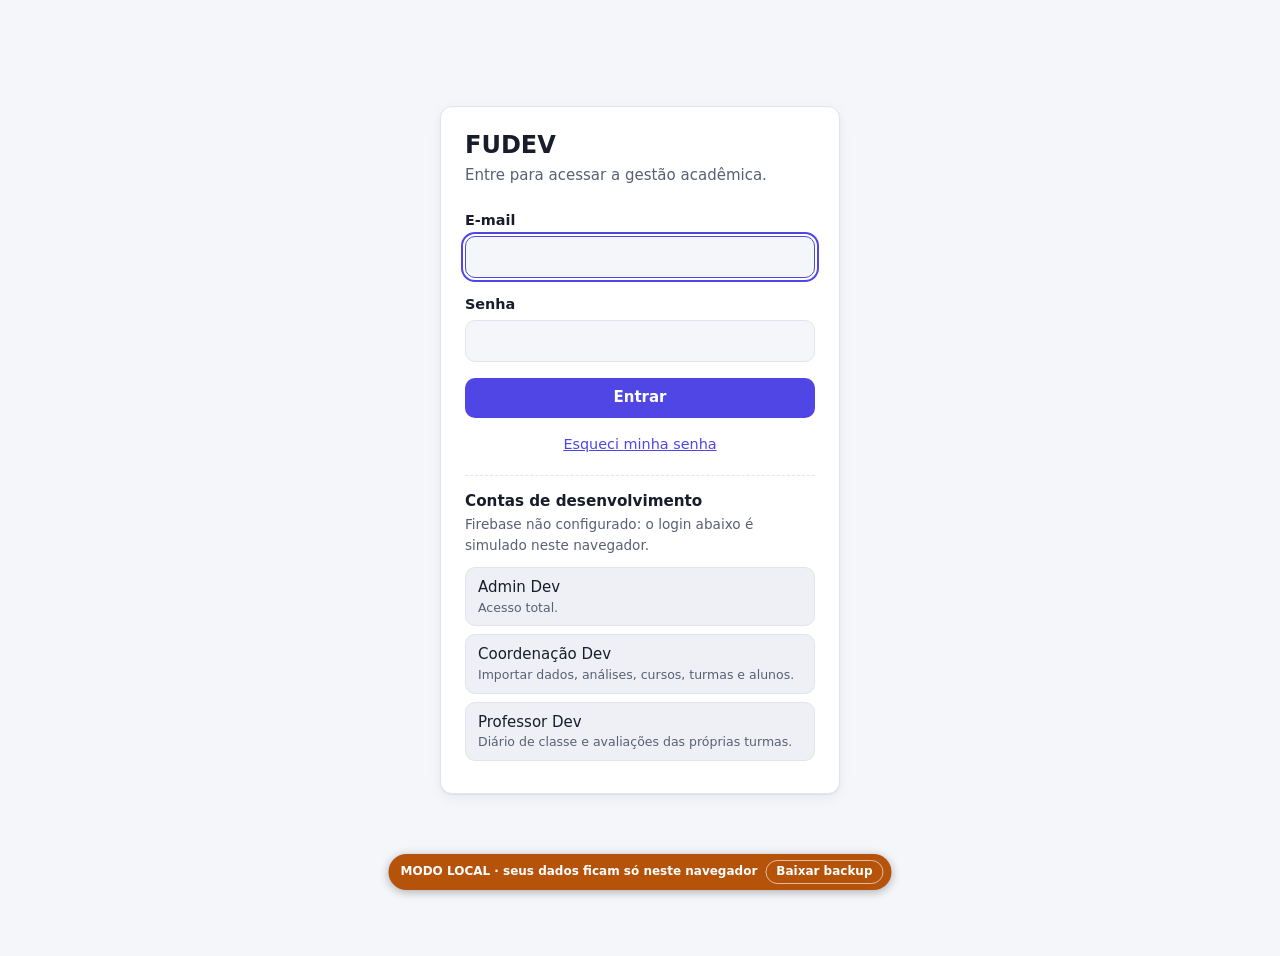
<file: pages/editais.html>
<!doctype html>
<html lang="pt-BR">
  <head>
    <meta charset="utf-8" />
    <meta name="viewport" content="width=device-width, initial-scale=1" />
    <title>Editais · FUDEV</title>
    <link rel="stylesheet" href="../css/tokens.css" />
    <link rel="stylesheet" href="../css/base.css" />
    <link rel="stylesheet" href="../css/components.css" />
    <noscript><style>body[data-auth] { visibility: visible; }</style></noscript>
  </head>
  <body data-auth="pending">
    <div class="app">
      <aside class="sidebar" id="sidebar"></aside>

      <main class="principal">
        <header class="topo topo--acao">
          <div>
            <h1>Editais</h1>
            <p class="topo__sub">Cada edital define como as vagas são preenchidas e o que é preciso para se matricular.</p>
          </div>
          <button class="botao" type="button" id="btn-novo">Novo edital</button>
        </header>

        <section class="lista" id="lista" aria-live="polite"></section>
      </main>
    </div>

    <dialog class="dialogo dialogo--largo" id="dlg-edital" aria-labelledby="edital-titulo-dlg">
      <form id="form-edital" novalidate>
        <h2 id="edital-titulo-dlg">Novo edital</h2>
        <p class="dialogo__sub">Enquanto for rascunho, tudo pode ser editado. Depois de abrir as inscrições, não mais.</p>

        <p class="aviso" id="edital-erro" role="alert" hidden></p>

        <div class="campo">
          <label for="ed-titulo">Título</label>
          <input id="ed-titulo" maxlength="120" placeholder="Ex.: Edital 01/2026 — Cursos de Tecnologia" />
        </div>

        <div class="campo">
          <label for="ed-descricao">Descrição (opcional)</label>
          <textarea id="ed-descricao" maxlength="1000"></textarea>
        </div>

        <div class="campo">
          <label for="ed-modalidade">Como as vagas são preenchidas</label>
          <select id="ed-modalidade"></select>
          <small class="campo__ajuda" id="ed-modalidade-ajuda"></small>
        </div>

        <div class="grade-2">
          <div class="campo">
            <label for="ed-inicio">Início das inscrições</label>
            <input id="ed-inicio" type="datetime-local" />
          </div>
          <div class="campo">
            <label for="ed-fim">Fim das inscrições</label>
            <input id="ed-fim" type="datetime-local" />
          </div>
        </div>

        <div class="campo">
          <label for="ed-resultado">Data do resultado (divulgada no edital)</label>
          <input id="ed-resultado" type="date" />
        </div>

        <fieldset class="campo">
          <legend>Turmas ofertadas</legend>
          <div class="opcoes" id="ed-turmas"></div>
        </fieldset>

        <fieldset class="campo">
          <legend>Requisitos para a matrícula</legend>
          <div class="chips" id="ed-requisitos"></div>
          <div class="linha-add">
            <select id="ed-req-tipo" aria-label="Tipo de requisito"></select>
            <input id="ed-req-rotulo" maxlength="60" placeholder="Ex.: Documentos pessoais" aria-label="Nome do requisito" />
            <button class="botao botao--fantasma" type="button" id="ed-req-add">Adicionar</button>
          </div>
          <small class="campo__ajuda">A equipe marca cada requisito como cumprido antes de efetivar a matrícula.</small>
        </fieldset>

        <fieldset class="campo">
          <legend>Regras</legend>
          <label class="check"><input id="ed-lista-remanescentes" type="checkbox" /> Formar lista de remanescentes</label>
          <div class="grade-2">
            <div class="campo">
              <label for="ed-prazo">Prazo para o convocado se matricular (dias)</label>
              <input id="ed-prazo" type="number" min="1" step="1" />
            </div>
            <div class="campo" data-so="prova">
              <label for="ed-nota-min">Nota mínima</label>
              <input id="ed-nota-min" type="number" min="0" step="0.1" />
            </div>
            <div class="campo" data-so="prova">
              <label for="ed-nota-max">Nota máxima da prova</label>
              <input id="ed-nota-max" type="number" min="1" step="0.1" />
            </div>
          </div>
        </fieldset>

        <div class="dialogo__acoes">
          <button class="botao botao--fantasma" type="button" data-fechar>Cancelar</button>
          <button class="botao" type="submit" id="edital-salvar">Salvar rascunho</button>
        </div>
      </form>
    </dialog>

    <script type="module" src="../js/pages/editais.js"></script>
  </body>
</html>
</file>
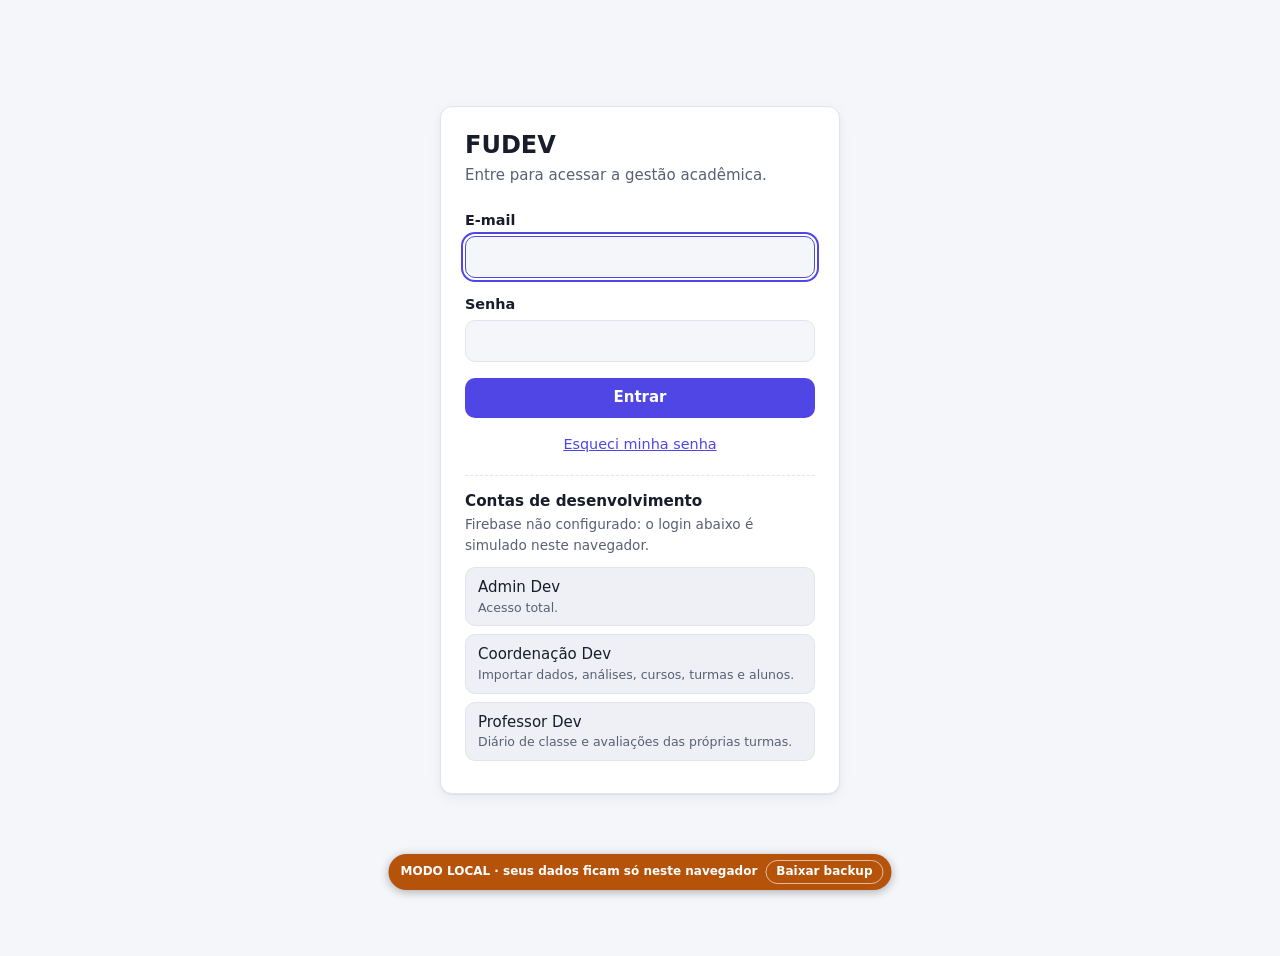
<file: pages/importar.html>
<!doctype html>
<html lang="pt-BR">
  <head>
    <meta charset="utf-8" />
    <meta name="viewport" content="width=device-width, initial-scale=1" />
    <title>Importar dados · FUDEV</title>
    <link rel="stylesheet" href="../css/tokens.css" />
    <link rel="stylesheet" href="../css/base.css" />
    <link rel="stylesheet" href="../css/components.css" />
    <noscript><style>body[data-auth] { visibility: visible; }</style></noscript>
  </head>
  <body data-auth="pending">
    <div class="app">
      <aside class="sidebar" id="sidebar"></aside>

      <main class="principal">
        <header class="topo">
          <h1>Importar dados</h1>
          <p class="topo__sub">Traga as exportações do sistema oficial. Importar de novo o mesmo arquivo é seguro: nada é duplicado.</p>
        </header>

        <section class="cartao bloco" id="cartao-dados" hidden>
          <h2>Dados neste navegador</h2>
          <p id="dados-texto"></p>
          <p class="item__meta" id="dados-contagem"></p>
          <p class="item__meta" id="dados-endereco"></p>
          <div class="item__acoes">
            <button class="botao botao--fantasma" type="button" id="btn-backup">Baixar backup</button>
            <button class="botao botao--fantasma" type="button" id="btn-restaurar">Restaurar backup…</button>
            <button class="botao botao--fantasma" type="button" id="btn-limpar">Limpar dados de exemplo</button>
            <button class="botao botao--fantasma" type="button" id="btn-exemplos" hidden>Carregar dados de exemplo</button>
            <input type="file" id="arq-backup" accept=".json,application/json" hidden />
          </div>
        </section>

        <div class="analise-grade">
          <section class="cartao bloco" aria-labelledby="titulo-matriculas">
            <h2 id="titulo-matriculas">1. Matrículas</h2>
            <p class="item__meta">
              A <strong>Listagem</strong> de candidatos (Exportar Listagem). Cria as pessoas, as matrículas e as turmas. Envie primeiro.
            </p>
            <label class="area-arquivo" id="area-matriculas" for="arq-matriculas">
              <strong>Escolha a listagem</strong> ou arraste-a até aqui
              <span class="item__meta">.xlsx ou .csv</span>
            </label>
            <input type="file" id="arq-matriculas" accept=".xlsx,.csv,.txt" hidden />
            <p class="aviso" id="erro-matriculas" role="alert" hidden></p>
          </section>

          <section class="cartao bloco" aria-labelledby="titulo-presencas">
            <h2 id="titulo-presencas">2. Presenças e faltas</h2>
            <p class="item__meta">
              A <strong>lista de frequência</strong> de cada turma (uma coluna por aula). Pode enviar várias de uma vez. Cada presença encontra a sua
              matrícula pelo <strong>número de inscrição</strong>, por isso a listagem vem antes.
            </p>
            <label class="area-arquivo" id="area-presencas" for="arq-presencas">
              <strong>Escolha as listas de frequência</strong> ou arraste-as até aqui
              <span class="item__meta">.xlsx ou .csv, uma ou várias</span>
            </label>
            <input type="file" id="arq-presencas" accept=".xlsx,.csv,.txt" multiple hidden />
            <p class="aviso" id="erro-presencas" role="alert" hidden></p>
          </section>
        </div>
        <p class="item__meta" style="margin: calc(var(--espaco-2) * -1) 0 var(--espaco-4)">Nada sai do seu computador: as planilhas são lidas aqui mesmo, no navegador.</p>

        <section id="previa" aria-live="polite" hidden></section>

        <section class="cartao bloco" id="cartao-turmas" hidden>
          <div class="bloco__topo">
            <div>
              <h2>Turmas e presenças</h2>
              <p class="item__meta" id="turmas-resumo"></p>
            </div>
          </div>
          <div class="tabela-rolagem" id="turmas-tabela"></div>
        </section>

        <h2 class="subtitulo">Importações feitas</h2>
        <section class="lista" id="historico" aria-live="polite"></section>
      </main>
    </div>

    <script type="module" src="../js/pages/importar.js"></script>
  </body>
</html>
</file>
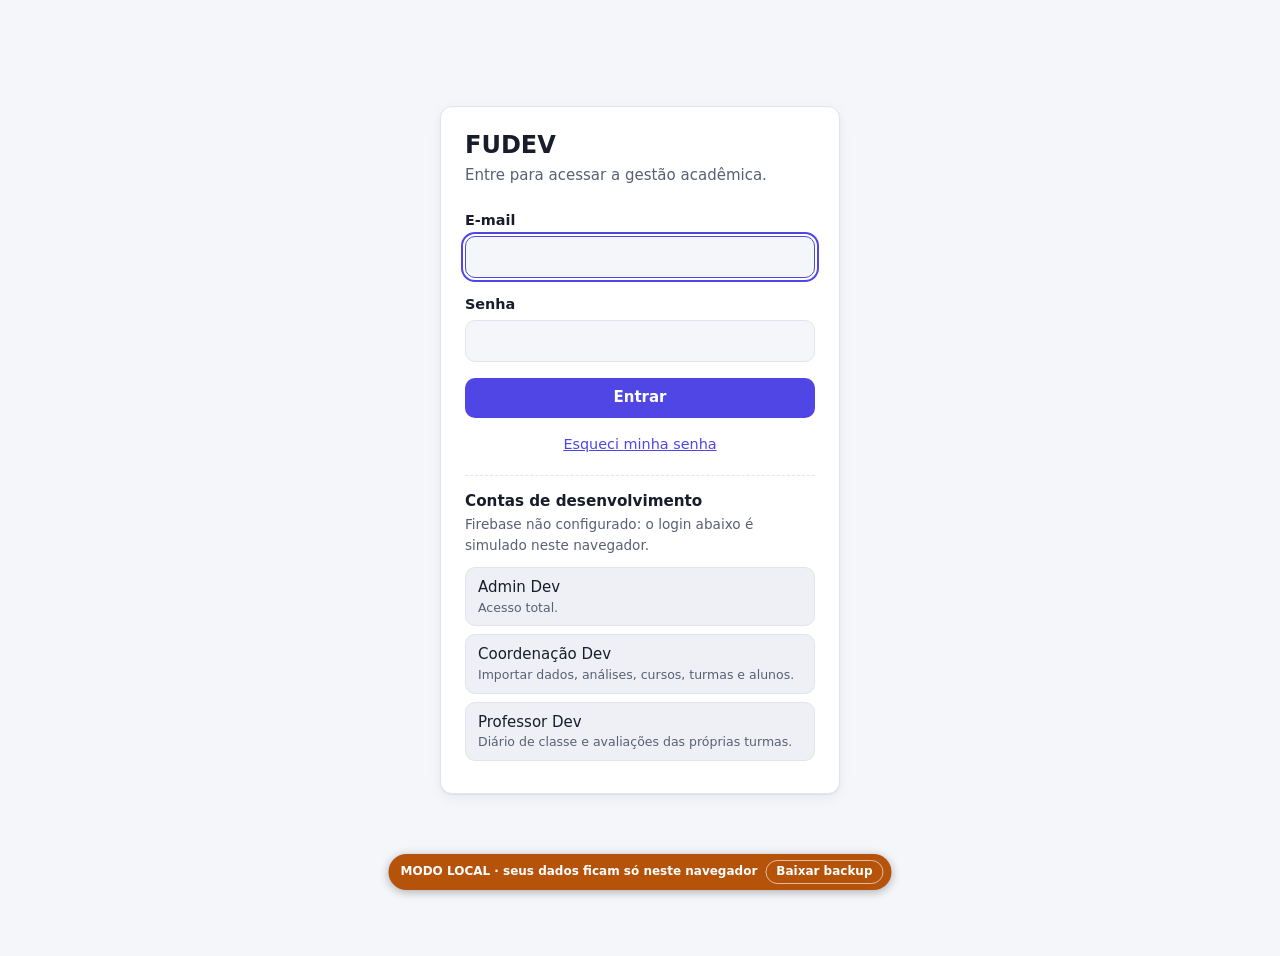
<file: pages/inscricoes.html>
<!doctype html>
<html lang="pt-BR">
  <head>
    <meta charset="utf-8" />
    <meta name="viewport" content="width=device-width, initial-scale=1" />
    <title>Inscrições · FUDEV</title>
    <link rel="stylesheet" href="../css/tokens.css" />
    <link rel="stylesheet" href="../css/base.css" />
    <link rel="stylesheet" href="../css/components.css" />
    <noscript><style>body[data-auth] { visibility: visible; }</style></noscript>
  </head>
  <body data-auth="pending">
    <div class="app">
      <aside class="sidebar" id="sidebar"></aside>

      <main class="principal">
        <header class="topo">
          <h1>Inscrições</h1>
          <p class="topo__sub" id="sub">Selecione um edital para acompanhar as inscrições, a seleção e as matrículas.</p>
        </header>

        <div class="barra">
          <div class="campo">
            <label for="sel-edital">Edital</label>
            <select id="sel-edital"></select>
          </div>
          <div class="campo">
            <label for="sel-turma">Turma</label>
            <select id="sel-turma"></select>
          </div>
        </div>

        <!-- etapa do edital + ação principal (sorteio de todas as turmas / publicar resultado) -->
        <section class="cartao painel-turma painel-edital" id="painel-edital" hidden></section>

        <!-- vagas da turma escolhida + ações dela -->
        <section class="cartao painel-turma" id="painel-turma" hidden></section>

        <div class="abas" role="tablist" id="abas" aria-label="Situação da inscrição"></div>
        <section class="lista" id="lista" role="tabpanel" aria-live="polite"></section>
      </main>
    </div>

    <!-- Motivo (indeferir / desistência) -->
    <dialog class="dialogo" id="dlg-motivo" aria-labelledby="motivo-titulo">
      <form id="form-motivo" novalidate>
        <h2 id="motivo-titulo"></h2>
        <p class="dialogo__sub" id="motivo-resumo"></p>
        <p class="aviso" id="motivo-erro" role="alert" hidden></p>
        <div class="campo">
          <label for="motivo-texto">Motivo (opcional)</label>
          <textarea id="motivo-texto" maxlength="300"></textarea>
        </div>
        <div class="dialogo__acoes">
          <button class="botao botao--fantasma" type="button" data-fechar>Cancelar</button>
          <button class="botao botao--perigo" type="submit" id="motivo-confirmar"></button>
        </div>
      </form>
    </dialog>

    <!-- Executar seleção -->
    <dialog class="dialogo" id="dlg-selecao" aria-labelledby="selecao-titulo">
      <form id="form-selecao" novalidate>
        <h2 id="selecao-titulo"></h2>
        <p class="dialogo__sub" id="selecao-resumo"></p>
        <ul class="checklist" id="selecao-turmas"></ul>
        <p class="aviso aviso--info" id="selecao-info"></p>
        <p class="aviso" id="selecao-encerra" hidden></p>
        <p class="aviso" id="selecao-erro" role="alert" hidden></p>
        <div class="campo" id="selecao-campo-semente">
          <label for="selecao-semente">Semente do sorteio (opcional)</label>
          <input id="selecao-semente" maxlength="120" autocomplete="off" />
          <small class="campo__ajuda">Em branco, o sistema gera uma. Se o edital usa um dado público (por exemplo, números da Loteria Federal), digite-o aqui: qualquer pessoa poderá refazer o sorteio e conferir.</small>
        </div>
        <label class="check" id="selecao-publicar-linha">
          <input id="selecao-publicar" type="checkbox" checked />
          Publicar o resultado e abrir as matrículas ao terminar
        </label>
        <p class="item__meta"><strong>Esta ação não pode ser desfeita</strong> e só pode ser executada uma vez por turma. Os selecionados ficam convocados e passam para a matrícula.</p>
        <div class="dialogo__acoes">
          <button class="botao botao--fantasma" type="button" data-fechar>Cancelar</button>
          <button class="botao" type="submit" id="selecao-confirmar">Executar</button>
        </div>
      </form>
    </dialog>

    <!-- Resultado logo após a seleção: encaminha para as matrículas -->
    <dialog class="dialogo dialogo--largo" id="dlg-resultado" aria-labelledby="resultado-titulo">
      <h2 id="resultado-titulo">Seleção realizada</h2>
      <div id="resultado-corpo"></div>
      <div class="dialogo__acoes">
        <button class="botao" type="button" data-fechar id="resultado-continuar">Ir para as matrículas</button>
      </div>
    </dialog>

    <!-- Registro auditável da seleção -->
    <dialog class="dialogo dialogo--largo" id="dlg-registro" aria-labelledby="registro-titulo">
      <h2 id="registro-titulo">Registro da seleção</h2>
      <div id="registro-corpo"></div>
      <div class="dialogo__acoes">
        <button class="botao botao--fantasma" type="button" data-fechar>Fechar</button>
      </div>
    </dialog>

    <script type="module" src="../js/pages/inscricoes.js"></script>
  </body>
</html>
</file>
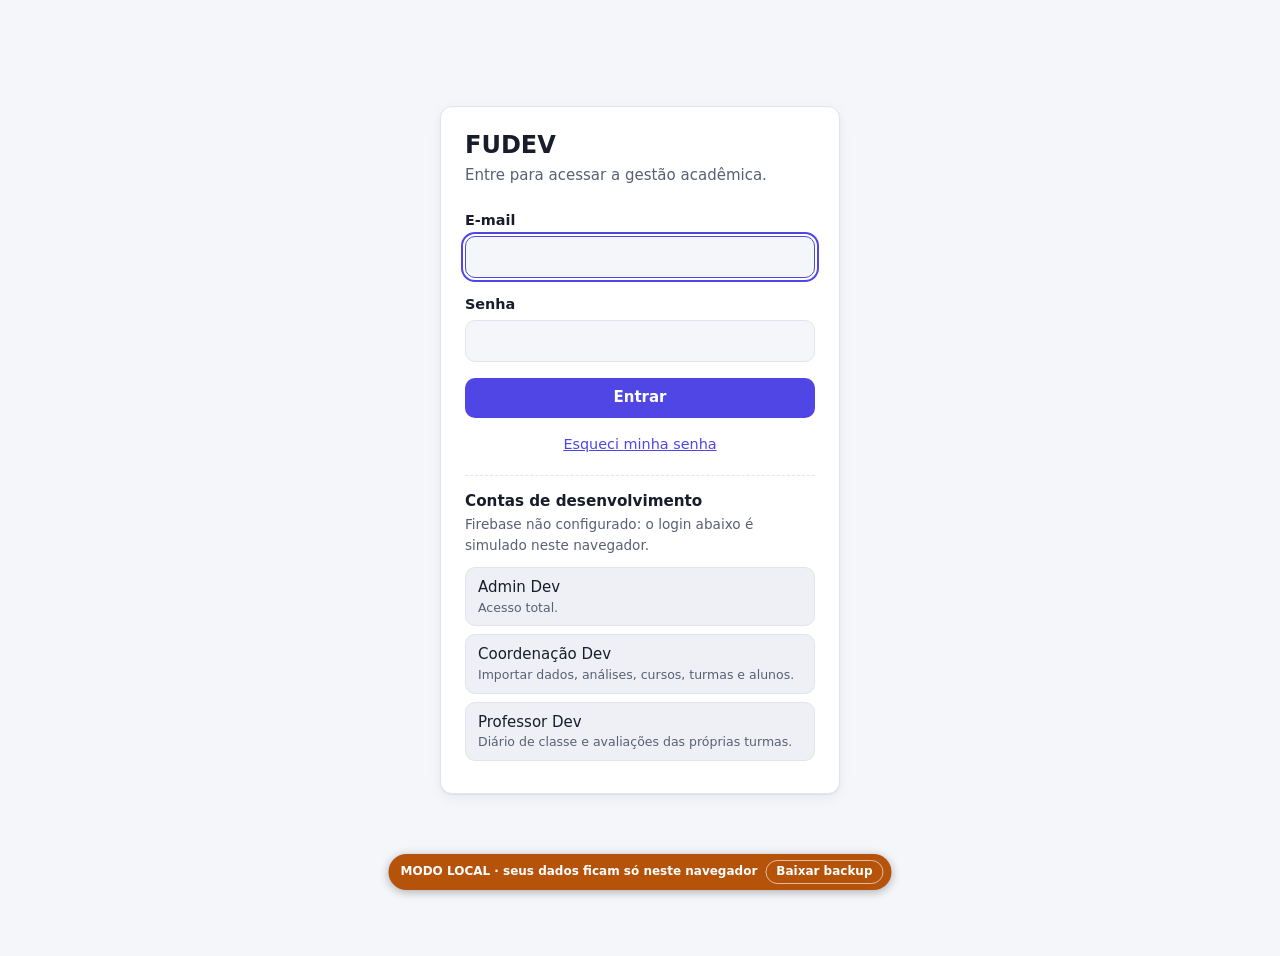
<file: pages/turmas.html>
<!doctype html>
<html lang="pt-BR">
  <head>
    <meta charset="utf-8" />
    <meta name="viewport" content="width=device-width, initial-scale=1" />
    <title>Turmas · FUDEV</title>
    <link rel="stylesheet" href="../css/tokens.css" />
    <link rel="stylesheet" href="../css/base.css" />
    <link rel="stylesheet" href="../css/components.css" />
    <noscript><style>body[data-auth] { visibility: visible; }</style></noscript>
  </head>
  <body data-auth="pending">
    <div class="app">
      <aside class="sidebar" id="sidebar"></aside>

      <main class="principal">
        <header class="topo topo--acao">
          <div>
            <h1>Turmas</h1>
            <p class="topo__sub">Cada turma é uma oferta de um curso: vagas, dias de aula, horário e professor.</p>
          </div>
          <button class="botao" type="button" id="btn-novo">Nova turma</button>
        </header>

        <div class="barra">
          <div class="campo">
            <label for="f-curso">Curso</label>
            <select id="f-curso"></select>
          </div>
          <div class="campo">
            <label for="f-status">Situação</label>
            <select id="f-status"></select>
          </div>
        </div>

        <section class="lista" id="lista" aria-live="polite"></section>
      </main>
    </div>

    <dialog class="dialogo dialogo--largo" id="dlg-turma" aria-labelledby="turma-titulo-dlg">
      <form id="form-turma" novalidate>
        <h2 id="turma-titulo-dlg">Nova turma</h2>
        <p class="dialogo__sub" id="turma-aviso" hidden></p>

        <p class="aviso" id="turma-erro" role="alert" hidden></p>

        <div class="grade-2">
          <div class="campo">
            <label for="tm-curso">Curso</label>
            <select id="tm-curso"></select>
          </div>
          <div class="campo">
            <label for="tm-nome">Nome da turma</label>
            <input id="tm-nome" maxlength="200" placeholder="Ex.: Web 2026.1 — Noite" autocomplete="off" />
          </div>
        </div>

        <div class="grade-2">
          <div class="campo">
            <label for="tm-professor">Professor</label>
            <select id="tm-professor"></select>
          </div>
          <div class="campo">
            <label for="tm-vagas">Total de vagas</label>
            <input id="tm-vagas" type="number" min="1" max="500" step="1" />
          </div>
        </div>

        <fieldset class="campo">
          <legend>Dias de aula</legend>
          <div class="opcoes opcoes--linha" id="tm-dias"></div>
        </fieldset>

        <div class="grade-2">
          <div class="campo">
            <label for="tm-hini">Horário de início</label>
            <input id="tm-hini" type="time" />
          </div>
          <div class="campo">
            <label for="tm-hfim">Horário de fim</label>
            <input id="tm-hfim" type="time" />
          </div>
          <div class="campo">
            <label for="tm-dini">Início das aulas</label>
            <input id="tm-dini" type="date" />
          </div>
          <div class="campo">
            <label for="tm-dfim">Fim das aulas</label>
            <input id="tm-dfim" type="date" />
          </div>
        </div>

        <div class="campo">
          <label for="tm-status">Situação</label>
          <select id="tm-status"></select>
          <small class="campo__ajuda">Planejada, aberta e em andamento aceitam matrículas. Encerrada e cancelada, não.</small>
        </div>

        <div class="dialogo__acoes">
          <button class="botao botao--fantasma" type="button" data-fechar>Cancelar</button>
          <button class="botao" type="submit" id="turma-salvar">Salvar</button>
        </div>
      </form>
    </dialog>

    <script type="module" src="../js/pages/turmas.js"></script>
  </body>
</html>
</file>
<file: css/tokens.css>
/* Design tokens — mude as cores/espaços aqui e o sistema inteiro acompanha. */
:root {
  color-scheme: light dark;

  --cor-fundo: #f5f6fa;
  --cor-superficie: #ffffff;
  --cor-superficie-2: #eef0f6;
  --cor-borda: #e1e4ee;
  --cor-texto: #191d2b;
  --cor-texto-suave: #596074;

  --cor-primaria: #4f46e5;
  --cor-primaria-hover: #4338ca;
  --cor-sobre-primaria: #ffffff;

  --cor-sucesso: #15803d;
  --cor-sucesso-fundo: #e7f6ec;
  --cor-atencao: #b45309;
  --cor-atencao-fundo: #fdf1dc;
  --cor-erro: #b91c1c;
  --cor-erro-fundo: #fce9e9;

  --fonte: system-ui, -apple-system, 'Segoe UI', Roboto, sans-serif;
  --raio: 10px;
  --sombra: 0 1px 2px rgb(20 24 40 / 6%), 0 4px 14px rgb(20 24 40 / 5%);

  --espaco-1: 4px;
  --espaco-2: 8px;
  --espaco-3: 12px;
  --espaco-4: 16px;
  --espaco-5: 24px;
  --espaco-6: 32px;

  --largura-sidebar: 232px;
}

@media (prefers-color-scheme: dark) {
  :root {
    --cor-fundo: #11131c;
    --cor-superficie: #1a1d2a;
    --cor-superficie-2: #232737;
    --cor-borda: #2c3144;
    --cor-texto: #eceef6;
    --cor-texto-suave: #9aa1b8;

    --cor-primaria: #7c74ff;
    --cor-primaria-hover: #968fff;
    --cor-sobre-primaria: #11131c;

    --cor-sucesso: #4ade80;
    --cor-sucesso-fundo: #12301d;
    --cor-atencao: #fbbf24;
    --cor-atencao-fundo: #36280d;
    --cor-erro: #f87171;
    --cor-erro-fundo: #381617;

    --sombra: 0 1px 2px rgb(0 0 0 / 30%), 0 4px 14px rgb(0 0 0 / 25%);
  }
}
</file>
<file: css/base.css>
/* Reset, tipografia e layout geral (menu lateral + conteúdo). */
*,
*::before,
*::after {
  box-sizing: border-box;
}

html {
  -webkit-text-size-adjust: 100%;
}

body {
  margin: 0;
  min-height: 100vh;
  background: var(--cor-fundo);
  color: var(--cor-texto);
  font: 15px/1.5 var(--fonte);
}

h1,
h2,
h3 {
  margin: 0;
  line-height: 1.2;
}

a {
  color: var(--cor-primaria);
}

/* O atributo hidden precisa vencer qualquer `display` definido por classes (ex.: .campo { display: grid }). */
[hidden] {
  display: none !important;
}

:focus-visible {
  outline: 2px solid var(--cor-primaria);
  outline-offset: 2px;
}

/* Páginas internas ficam invisíveis até exigirLogin() confirmar o acesso (evita "piscar" conteúdo). */
body[data-auth='pending'] {
  visibility: hidden;
}

/* ---------- layout: menu lateral + conteúdo ---------- */
.app {
  display: grid;
  grid-template-columns: var(--largura-sidebar) minmax(0, 1fr); /* minmax(0, …) impede o conteúdo de alargar a coluna */
  min-height: 100vh;
}

.sidebar {
  position: sticky;
  top: 0;
  height: 100vh;
  display: flex;
  flex-direction: column;
  gap: var(--espaco-5);
  padding: var(--espaco-5) var(--espaco-4);
  background: var(--cor-superficie);
  border-right: 1px solid var(--cor-borda);
}

.principal {
  min-width: 0;
  padding: var(--espaco-6);
  max-width: 1200px;
}

.topo {
  margin-bottom: var(--espaco-5);
}

.topo--acao {
  display: flex;
  flex-wrap: wrap;
  align-items: flex-start;
  justify-content: space-between;
  gap: var(--espaco-4);
}

.topo h1 {
  font-size: 1.6rem;
}

.topo__sub {
  margin: var(--espaco-1) 0 0;
  color: var(--cor-texto-suave);
}

@media (max-width: 800px) {
  .app {
    grid-template-columns: minmax(0, 1fr);
  }

  .sidebar {
    position: static;
    height: auto;
    flex-direction: row;
    align-items: center;
    flex-wrap: wrap;
    gap: var(--espaco-3);
    padding: var(--espaco-3) var(--espaco-4);
    border-right: 0;
    border-bottom: 1px solid var(--cor-borda);
  }

  .principal {
    padding: var(--espaco-4);
  }
}
</file>
<file: css/components.css>
/* Componentes reutilizáveis. Nomes em BEM simples: .bloco, .bloco__parte, .bloco--variacao */

/* ---------- botão ---------- */
.botao {
  display: inline-flex;
  align-items: center;
  justify-content: center;
  gap: var(--espaco-2);
  min-height: 40px;
  padding: 0 var(--espaco-4);
  border: 1px solid transparent;
  border-radius: var(--raio);
  background: var(--cor-primaria);
  color: var(--cor-sobre-primaria);
  font: inherit;
  font-weight: 600;
  cursor: pointer;
  transition: background 0.15s;
}

.botao:hover {
  background: var(--cor-primaria-hover);
}

.botao:disabled {
  opacity: 0.6;
  cursor: progress;
}

.botao--fantasma {
  background: transparent;
  border-color: var(--cor-borda);
  color: var(--cor-texto);
}

.botao--fantasma:hover {
  background: var(--cor-superficie-2);
}

.botao--perigo {
  background: var(--cor-erro);
  color: var(--cor-superficie);
}

.botao--perigo:hover {
  background: var(--cor-erro);
  filter: brightness(1.1);
}

.botao--bloco {
  width: 100%;
}

.link-botao {
  padding: 0;
  border: 0;
  background: none;
  color: var(--cor-primaria);
  font: inherit;
  cursor: pointer;
  text-decoration: underline;
}

/* ---------- campos de formulário ---------- */
.campo {
  display: grid;
  grid-template-columns: minmax(0, 1fr); /* o campo nunca é mais largo que o contêiner, mesmo com texto longo */
  gap: var(--espaco-1);
  margin-bottom: var(--espaco-4);
}

.campo label {
  font-weight: 600;
  font-size: 0.9rem;
}

.campo input:not([type='checkbox']),
.campo select,
.campo textarea {
  min-height: 42px;
  padding: 0 var(--espaco-3);
  border: 1px solid var(--cor-borda);
  border-radius: var(--raio);
  background: var(--cor-fundo);
  color: var(--cor-texto);
  font: inherit;
}

.campo input:not([type='checkbox']):focus,
.campo select:focus,
.campo textarea:focus {
  border-color: var(--cor-primaria);
}

.campo textarea {
  padding: var(--espaco-3);
  min-height: 90px;
}

/* ---------- mensagem de formulário ---------- */
.aviso {
  margin: 0 0 var(--espaco-4);
  padding: var(--espaco-3);
  border-radius: var(--raio);
  background: var(--cor-erro-fundo);
  color: var(--cor-erro);
  font-size: 0.9rem;
}

.aviso--info {
  background: var(--cor-sucesso-fundo);
  color: var(--cor-sucesso);
}

/* ---------- cartão ---------- */
.cartao {
  padding: var(--espaco-5);
  background: var(--cor-superficie);
  border: 1px solid var(--cor-borda);
  border-radius: calc(var(--raio) + 2px);
  box-shadow: var(--sombra);
}

/* ---------- menu lateral ---------- */
.marca {
  font-size: 1.15rem;
  font-weight: 800;
  letter-spacing: -0.01em;
}

.nav {
  display: flex;
  flex-direction: column;
  gap: var(--espaco-1);
  flex: 1;
}

.nav__item {
  display: flex;
  align-items: center;
  justify-content: space-between;
  gap: var(--espaco-2);
  padding: var(--espaco-2) var(--espaco-3);
  border-radius: var(--raio);
  color: var(--cor-texto);
  text-decoration: none;
  font-weight: 500;
}

.nav__item:hover {
  background: var(--cor-superficie-2);
}

.nav__item[aria-current='page'] {
  background: var(--cor-primaria);
  color: var(--cor-sobre-primaria);
}

.nav__item--desativado {
  color: var(--cor-texto-suave);
  cursor: not-allowed;
}

.nav__item--desativado:hover {
  background: none;
}

.nav__item small {
  font-size: 0.7rem;
  opacity: 0.8;
}

.usuario {
  display: grid;
  gap: var(--espaco-1);
  padding-top: var(--espaco-4);
  border-top: 1px solid var(--cor-borda);
}

.usuario__nome {
  font-weight: 600;
  overflow-wrap: anywhere;
}

.usuario__papel {
  margin-bottom: var(--espaco-2);
  color: var(--cor-texto-suave);
  font-size: 0.85rem;
  text-transform: capitalize;
}

@media (max-width: 800px) {
  .nav {
    flex-direction: row;
    flex-basis: 100%;
    order: 3;
    overflow-x: auto;
    scrollbar-width: none;
  }

  .nav__item {
    white-space: nowrap;
  }

  .usuario {
    margin-left: auto;
    padding: 0;
    border: 0;
    grid-auto-flow: column;
    align-items: center;
    gap: var(--espaco-3);
  }

  .usuario__papel {
    display: none;
  }
}

/* ---------- métricas do painel ---------- */
.metricas {
  display: grid;
  grid-template-columns: repeat(auto-fit, minmax(210px, 1fr));
  gap: var(--espaco-4);
}

.metrica {
  display: grid;
  gap: var(--espaco-1);
}

.metrica__rotulo {
  color: var(--cor-texto-suave);
  font-size: 0.9rem;
}

.metrica__valor {
  font-size: 2.2rem;
  font-weight: 800;
  letter-spacing: -0.02em;
  line-height: 1.1;
}

.metrica__dica {
  color: var(--cor-texto-suave);
  font-size: 0.85rem;
}

.metrica--link {
  color: inherit;
  text-decoration: none;
}

.metrica--link:hover {
  border-color: var(--cor-primaria);
}

.metrica--atencao {
  background: var(--cor-atencao-fundo);
  border-color: transparent;
}

.metrica--atencao .metrica__valor {
  color: var(--cor-atencao);
}

.metrica--carregando .metrica__valor {
  width: 3ch;
  height: 2.2rem;
  border-radius: 6px;
  background: var(--cor-superficie-2);
  color: transparent;
  animation: pulsar 1.2s ease-in-out infinite;
}

@keyframes pulsar {
  50% {
    opacity: 0.45;
  }
}

/* ---------- abas ---------- */
.abas {
  display: flex;
  gap: var(--espaco-1);
  margin-bottom: var(--espaco-4);
  box-shadow: inset 0 -1px 0 var(--cor-borda); /* linha de base; o sublinhado da aba ativa fica por cima */
  overflow-x: auto;
  scrollbar-width: none; /* rola por toque/arraste, sem barra */
}

.aba {
  padding: var(--espaco-2) var(--espaco-4);
  border: 0;
  border-bottom: 2px solid transparent;
  background: none;
  color: var(--cor-texto-suave);
  font: inherit;
  font-weight: 600;
  white-space: nowrap;
  cursor: pointer;
}

.aba:hover {
  color: var(--cor-texto);
}

.aba[aria-selected='true'] {
  border-bottom-color: var(--cor-primaria);
  color: var(--cor-primaria);
}

.aba__contagem {
  margin-left: var(--espaco-1);
  padding: 1px 8px;
  border-radius: 999px;
  background: var(--cor-atencao-fundo);
  color: var(--cor-atencao);
  font-size: 0.8rem;
}

/* ---------- lista de itens (inscrições, alunos, turmas…) ---------- */
.lista {
  display: grid;
  gap: var(--espaco-3);
}

.item {
  display: flex;
  flex-wrap: wrap;
  align-items: flex-start;
  justify-content: space-between;
  gap: var(--espaco-4);
  padding: var(--espaco-4) var(--espaco-5);
}

.item__principal {
  display: grid;
  flex: 1 1 320px;
  gap: var(--espaco-1);
  min-width: 0;
}

.item__titulo {
  font-size: 1.05rem;
}

.item__meta {
  margin: 0;
  color: var(--cor-texto-suave);
  font-size: 0.9rem;
  overflow-wrap: anywhere;
}

.item__mensagem {
  margin: var(--espaco-2) 0 0;
  padding: var(--espaco-2) var(--espaco-3);
  border-left: 3px solid var(--cor-borda);
  font-size: 0.9rem;
  overflow-wrap: anywhere;
}

.item__acoes {
  display: flex;
  flex-wrap: wrap;
  align-items: center;
  gap: var(--espaco-2);
}

.item--carregando {
  min-height: 96px;
  animation: pulsar 1.2s ease-in-out infinite;
}

.estado-vazio {
  margin: 0;
  padding: var(--espaco-6);
  color: var(--cor-texto-suave);
  text-align: center;
}

.selo {
  padding: 2px 10px;
  border-radius: 999px;
  font-size: 0.8rem;
  font-weight: 700;
}

.selo--sucesso {
  background: var(--cor-sucesso-fundo);
  color: var(--cor-sucesso);
}

.selo--erro {
  background: var(--cor-erro-fundo);
  color: var(--cor-erro);
}

/* ---------- diálogo (<dialog>) ---------- */
.dialogo {
  width: min(92vw, 480px);
  padding: var(--espaco-5);
  border: 1px solid var(--cor-borda);
  border-radius: calc(var(--raio) + 2px);
  background: var(--cor-superficie);
  color: var(--cor-texto);
  box-shadow: 0 20px 50px rgb(0 0 0 / 35%);
}

.dialogo::backdrop {
  background: rgb(10 12 20 / 55%);
}

.dialogo h2 {
  font-size: 1.25rem;
}

.dialogo__sub {
  margin: var(--espaco-1) 0 var(--espaco-4);
  color: var(--cor-texto-suave);
  overflow-wrap: anywhere;
}

.dialogo__acoes {
  display: flex;
  justify-content: flex-end;
  gap: var(--espaco-2);
  margin-top: var(--espaco-5);
}

/* ---------- selos extras e blocos das telas de editais/inscrições ---------- */
.selo--atencao {
  background: var(--cor-atencao-fundo);
  color: var(--cor-atencao);
}

.selo--neutro {
  background: var(--cor-superficie-2);
  color: var(--cor-texto-suave);
}

.selo--info {
  background: var(--cor-superficie-2);
  color: var(--cor-primaria);
}

.barra {
  display: flex;
  flex-wrap: wrap;
  gap: var(--espaco-4);
  margin-bottom: var(--espaco-4);
}

.barra .campo {
  flex: 1 1 240px;
  max-width: 420px;
  margin-bottom: 0;
}

.painel-turma {
  display: grid;
  gap: var(--espaco-3);
  margin-bottom: var(--espaco-4);
  padding: var(--espaco-4) var(--espaco-5);
}

.painel-turma p {
  margin: 0;
}

.painel-turma__vagas {
  display: flex;
  flex-wrap: wrap;
  gap: var(--espaco-2) var(--espaco-5);
}

.painel-turma__vagas strong {
  font-size: 1.15rem;
}

.checklist {
  display: grid;
  gap: var(--espaco-1);
  margin: var(--espaco-2) 0 0;
  padding: 0;
  list-style: none;
}

.checklist label,
.check {
  display: flex;
  align-items: center;
  gap: var(--espaco-2);
}

.entrada-pequena {
  width: 96px;
  min-height: 36px;
  padding: 0 var(--espaco-2);
  border: 1px solid var(--cor-borda);
  border-radius: var(--raio);
  background: var(--cor-fundo);
  color: var(--cor-texto);
  font: inherit;
}

.dialogo--largo {
  width: min(94vw, 640px);
  max-height: 92vh;
}

.grade-2 {
  display: grid;
  grid-template-columns: repeat(auto-fit, minmax(220px, 1fr));
  gap: var(--espaco-3);
}

fieldset.campo {
  min-width: 0;
  margin-inline: 0;
  padding: var(--espaco-3) var(--espaco-4);
  border: 1px solid var(--cor-borda);
  border-radius: var(--raio);
}

fieldset.campo legend {
  padding: 0 var(--espaco-2);
  font-size: 0.9rem;
  font-weight: 600;
}

.campo__ajuda {
  color: var(--cor-texto-suave);
  font-size: 0.85rem;
}

.opcoes {
  display: grid;
  gap: var(--espaco-2);
}

.opcoes--linha {
  display: flex;
  flex-wrap: wrap;
  gap: var(--espaco-2) var(--espaco-4);
}

.chips {
  display: flex;
  flex-wrap: wrap;
  gap: var(--espaco-2);
  margin-bottom: var(--espaco-2);
}

.chip {
  display: inline-flex;
  align-items: center;
  gap: var(--espaco-1);
  padding: 2px 4px 2px 10px;
  border-radius: 999px;
  background: var(--cor-superficie-2);
  font-size: 0.85rem;
}

.chip button {
  padding: 0 6px;
  border: 0;
  background: none;
  color: inherit;
  font-size: 1rem;
  line-height: 1;
  cursor: pointer;
}

.linha-add {
  display: flex;
  flex-wrap: wrap;
  gap: var(--espaco-2);
}

.linha-add input {
  flex: 1 1 160px;
}

.dados {
  display: grid;
  grid-template-columns: max-content minmax(0, 1fr);
  gap: var(--espaco-1) var(--espaco-4);
  margin: var(--espaco-4) 0;
}

.dados dt {
  color: var(--cor-texto-suave);
}

.dados dd {
  margin: 0;
  overflow-wrap: anywhere;
}

.atalho {
  display: flex;
  flex-wrap: wrap;
  align-items: center;
  justify-content: space-between;
  gap: var(--espaco-3) var(--espaco-5);
  margin-bottom: var(--espaco-4);
}

.atalho p {
  margin: 0;
}

a.botao {
  text-decoration: none;
}

/* ---------- diário de classe: chamada ---------- */
.subtitulo {
  margin: var(--espaco-6) 0 var(--espaco-3);
  font-size: 1.1rem;
}

.chamada__topo {
  display: flex;
  flex-wrap: wrap;
  align-items: flex-start;
  justify-content: space-between;
  gap: var(--espaco-3);
  margin-bottom: var(--espaco-3);
}

.chamada {
  display: grid;
  gap: var(--espaco-2);
  margin: var(--espaco-3) 0 var(--espaco-4);
  padding: 0;
  list-style: none;
}

.chamada__linha {
  display: flex;
  flex-wrap: wrap;
  align-items: center;
  justify-content: space-between;
  gap: var(--espaco-2) var(--espaco-4);
  padding: var(--espaco-3);
  border: 1px solid var(--cor-borda);
  border-radius: var(--raio);
}

.chamada__linha--pendente {
  border-color: var(--cor-erro);
}

.chamada__pessoa {
  display: grid;
  flex: 1 1 220px;
  gap: 2px;
  min-width: 0;
}

.marcas {
  display: flex;
  gap: var(--espaco-1);
}

.chamada__titulo {
  display: flex;
  flex-wrap: wrap;
  align-items: center;
  gap: var(--espaco-1) var(--espaco-2);
}

/* motivo da justificativa: ocupa a linha de baixo, só aparece com a falta justificada */
.chamada__motivo {
  flex: 1 1 100%;
}

.entrada-larga {
  width: 100%;
  min-height: 40px;
  padding: 0 var(--espaco-3);
  border: 1px solid var(--cor-borda);
  border-radius: var(--raio);
  background: var(--cor-fundo);
  color: var(--cor-texto);
  font: inherit;
}

/* "Ver faltas": cada falta com a data, o motivo e o botão de justificar */
.faltas-lista summary {
  width: max-content;
  cursor: pointer;
}

.faltas-lista__itens {
  display: grid;
  gap: var(--espaco-1);
  margin: var(--espaco-2) 0 0;
  padding: 0;
  list-style: none;
}

.faltas-lista__item {
  display: flex;
  flex-wrap: wrap;
  align-items: center;
  gap: var(--espaco-1) var(--espaco-3);
  font-size: 0.9rem;
}

.faltas-lista__motivo {
  flex: 1 1 160px;
}

.marca {
  min-width: 48px;
  min-height: 44px;
  border: 1px solid var(--cor-borda);
  border-radius: var(--raio);
  background: var(--cor-fundo);
  color: var(--cor-texto);
  font: inherit;
  font-weight: 700;
  cursor: pointer;
}

.marca:hover {
  background: var(--cor-superficie-2);
}

.marca[aria-pressed='true'].marca--p {
  border-color: var(--cor-sucesso);
  background: var(--cor-sucesso-fundo);
  color: var(--cor-sucesso);
}

.marca[aria-pressed='true'].marca--f {
  border-color: var(--cor-erro);
  background: var(--cor-erro-fundo);
  color: var(--cor-erro);
}

.marca[aria-pressed='true'].marca--j {
  border-color: var(--cor-atencao);
  background: var(--cor-atencao-fundo);
  color: var(--cor-atencao);
}

/* ---------- importação e análises: blocos, tabelas, barras ---------- */
.bloco {
  display: grid;
  gap: var(--espaco-3);
  margin-bottom: var(--espaco-4);
}

.bloco h2 {
  font-size: 1.1rem;
}

.bloco p {
  margin: 0;
}

.area-arquivo {
  display: grid;
  gap: var(--espaco-1);
  justify-items: center;
  padding: var(--espaco-6) var(--espaco-4);
  border: 2px dashed var(--cor-borda);
  border-radius: var(--raio);
  background: var(--cor-fundo);
  text-align: center;
  cursor: pointer;
}

.area-arquivo:hover,
.area-arquivo--sobre {
  border-color: var(--cor-primaria);
  background: var(--cor-superficie-2);
}

.tabela-rolagem {
  overflow-x: auto;
}

.tabela {
  width: 100%;
  border-collapse: collapse;
  font-size: 0.9rem;
}

.tabela th,
.tabela td {
  padding: var(--espaco-2) var(--espaco-3);
  border-bottom: 1px solid var(--cor-borda);
  text-align: left;
  vertical-align: middle;
}

.tabela th {
  color: var(--cor-texto-suave);
  font-weight: 600;
  white-space: nowrap;
}

/* nomes longos (turma, curso, polo) ficam legíveis: a tabela rola de lado em vez de espremer a primeira coluna */
.tabela th:first-child,
.tabela td:first-child {
  min-width: 220px;
}

.tabela .num {
  text-align: right;
  font-variant-numeric: tabular-nums;
  white-space: nowrap;
}

.tabela tbody tr:hover {
  background: var(--cor-superficie-2);
}

.tabela select {
  min-height: 34px;
  padding: 0 var(--espaco-2);
  border: 1px solid var(--cor-borda);
  border-radius: var(--raio);
  background: var(--cor-fundo);
  color: var(--cor-texto);
  font: inherit;
}

.tabela select[aria-invalid='true'] {
  border-color: var(--cor-erro);
  background: var(--cor-erro-fundo);
}

/* um arquivo dentro de uma remessa (várias planilhas de frequência de uma vez) */
.bloco-item {
  display: grid;
  gap: var(--espaco-3);
  padding: var(--espaco-4);
  border: 1px solid var(--cor-borda);
  border-radius: var(--raio);
}

.bloco-item h3 {
  overflow-wrap: anywhere;
}

.avisos {
  display: grid;
  gap: var(--espaco-2);
  margin: 0;
  padding: 0;
  list-style: none;
}

.avisos li {
  padding: var(--espaco-2) var(--espaco-3);
  border-radius: var(--raio);
  background: var(--cor-atencao-fundo);
  color: var(--cor-atencao);
  font-size: 0.9rem;
  overflow-wrap: anywhere;
}

.avisos .info {
  background: var(--cor-superficie-2);
  color: var(--cor-texto-suave);
}

progress {
  width: 100%;
  height: 10px;
  accent-color: var(--cor-primaria);
}

.numeros {
  display: grid;
  grid-template-columns: repeat(auto-fit, minmax(160px, 1fr));
  gap: var(--espaco-3);
}

.numero {
  display: grid;
  gap: 2px;
  padding: var(--espaco-3);
  border: 1px solid var(--cor-borda);
  border-radius: var(--raio);
}

.numero strong {
  font-size: 1.5rem;
  line-height: 1.1;
}

.numero span {
  color: var(--cor-texto-suave);
  font-size: 0.85rem;
}

.filtros-resumo {
  margin: calc(var(--espaco-2) * -1) 0 var(--espaco-4);
}

.analise-grade {
  display: grid;
  grid-template-columns: repeat(auto-fit, minmax(min(100%, 340px), 1fr));
  gap: var(--espaco-4);
  margin-bottom: var(--espaco-4);
}

.analise-grade > .bloco {
  margin-bottom: 0;
}

.bloco__topo {
  display: flex;
  flex-wrap: wrap;
  align-items: flex-start;
  justify-content: space-between;
  gap: var(--espaco-2) var(--espaco-4);
}

.bloco h3 {
  font-size: 1rem;
}

/* barras horizontais: a largura é a porcentagem do total */
.barras {
  display: grid;
  gap: var(--espaco-2);
  margin: 0;
  padding: 0;
  list-style: none;
}

.barras li {
  display: grid;
  grid-template-columns: minmax(90px, 38%) minmax(0, 1fr) auto;
  align-items: center;
  gap: var(--espaco-2);
  font-size: 0.9rem;
}

.barras__rotulo {
  overflow-wrap: anywhere;
}

.barras__trilho {
  height: 10px;
  border-radius: 999px;
  background: var(--cor-superficie-2);
  overflow: hidden;
}

.barras__preenchimento {
  display: block;
  height: 100%;
  min-width: 2px;
  border-radius: 999px;
  background: var(--cor-primaria);
}

.barras__preenchimento--atencao {
  background: var(--cor-atencao);
}

.barras__valor {
  color: var(--cor-texto-suave);
  font-variant-numeric: tabular-nums;
  white-space: nowrap;
}

.barras .vazio .barras__preenchimento {
  background: var(--cor-borda);
}

/* gráfico de linha em SVG */
.grafico {
  width: 100%;
  height: auto;
  max-height: 300px;
}

.grafico__grade {
  stroke: var(--cor-borda);
  stroke-width: 1;
}

.grafico__linha {
  fill: none;
  stroke: var(--cor-primaria);
  stroke-width: 2.5;
  stroke-linejoin: round;
}

.grafico__ponto {
  fill: var(--cor-primaria);
}

.grafico__texto {
  fill: var(--cor-texto-suave);
  font-size: 12px;
}

/* ---------- avaliações: lançamento de notas e de Apto / Não apto ---------- */
.marca--texto {
  min-width: 92px;
  padding: 0 var(--espaco-3);
}

.nota-campo {
  display: flex;
  align-items: center;
  gap: var(--espaco-2);
}

.nota-campo .entrada-pequena {
  min-height: 44px;
  text-align: right;
}

.entrada-pequena[aria-invalid='true'] {
  border-color: var(--cor-erro);
  background: var(--cor-erro-fundo);
}

/* seções dentro de um diálogo longo (ficha do aluno) */
.secao-ficha {
  margin-top: var(--espaco-5);
  padding-top: var(--espaco-4);
  border-top: 1px solid var(--cor-borda);
}

.secao-ficha h3 {
  margin-bottom: var(--espaco-3);
  font-size: 1rem;
}

.sublista {
  display: grid;
  gap: var(--espaco-2);
  margin: 0 0 var(--espaco-3);
  padding: 0;
  list-style: none;
}

.subitem {
  display: flex;
  flex-wrap: wrap;
  align-items: center;
  justify-content: space-between;
  gap: var(--espaco-2) var(--espaco-4);
  padding: var(--espaco-3);
  border: 1px solid var(--cor-borda);
  border-radius: var(--raio);
}

.subitem__texto {
  display: grid;
  flex: 1 1 260px;
  gap: 2px;
  min-width: 0;
}

.subitem__acoes {
  display: flex;
  flex-wrap: wrap;
  gap: var(--espaco-2);
}

.botao--pequeno {
  min-height: 32px;
  padding: 0 var(--espaco-3);
  font-size: 0.85rem;
}

.dialogo details {
  margin-top: var(--espaco-3);
}

.dialogo ol {
  margin: var(--espaco-2) 0 0;
  padding-left: var(--espaco-5);
  font-size: 0.9rem;
}

/* ---------- toasts ---------- */
#toasts {
  position: fixed;
  right: var(--espaco-4);
  bottom: var(--espaco-4);
  z-index: 100;
  display: grid;
  gap: var(--espaco-2);
}

.toast {
  padding: var(--espaco-3) var(--espaco-4);
  border-radius: var(--raio);
  background: var(--cor-texto);
  color: var(--cor-fundo);
  box-shadow: var(--sombra);
}

.toast--sucesso {
  background: var(--cor-sucesso);
  color: var(--cor-superficie);
}

.toast--erro {
  background: var(--cor-erro);
  color: var(--cor-superficie);
}

/* ---------- tela de login ---------- */
.login {
  display: grid;
  place-items: center;
  min-height: 100vh;
  padding: var(--espaco-4);
}

.login__caixa {
  width: min(100%, 400px);
}

.login__titulo {
  margin-bottom: var(--espaco-1);
  font-size: 1.5rem;
}

.login__sub {
  margin: 0 0 var(--espaco-5);
  color: var(--cor-texto-suave);
}

.login__rodape {
  margin: var(--espaco-4) 0 0;
  text-align: center;
  font-size: 0.9rem;
}

/* ---------- página pública de inscrição ---------- */
.publico__caixa {
  width: min(100%, 640px);
}

.edital-info {
  margin-bottom: var(--espaco-4);
  padding: var(--espaco-3) var(--espaco-4);
  border: 1px solid var(--cor-borda);
  border-radius: var(--raio);
  background: var(--cor-superficie-2);
}

.edital-info h2 {
  margin-bottom: var(--espaco-1);
  font-size: 1.05rem;
}

.edital-info p {
  margin: var(--espaco-1) 0 0;
  color: var(--cor-texto-suave);
  font-size: 0.9rem;
}

#sucesso {
  display: grid;
  gap: var(--espaco-3);
}

#sucesso p {
  margin: 0;
}

/* campo-armadilha contra robôs: fora da tela, mas presente no HTML (display:none seria ignorado por eles) */
.armadilha {
  position: absolute;
  left: -9999px;
  width: 1px;
  height: 1px;
  overflow: hidden;
}

@media (prefers-reduced-motion: reduce) {
  * {
    animation: none !important;
    transition: none !important;
  }
}
</file>
